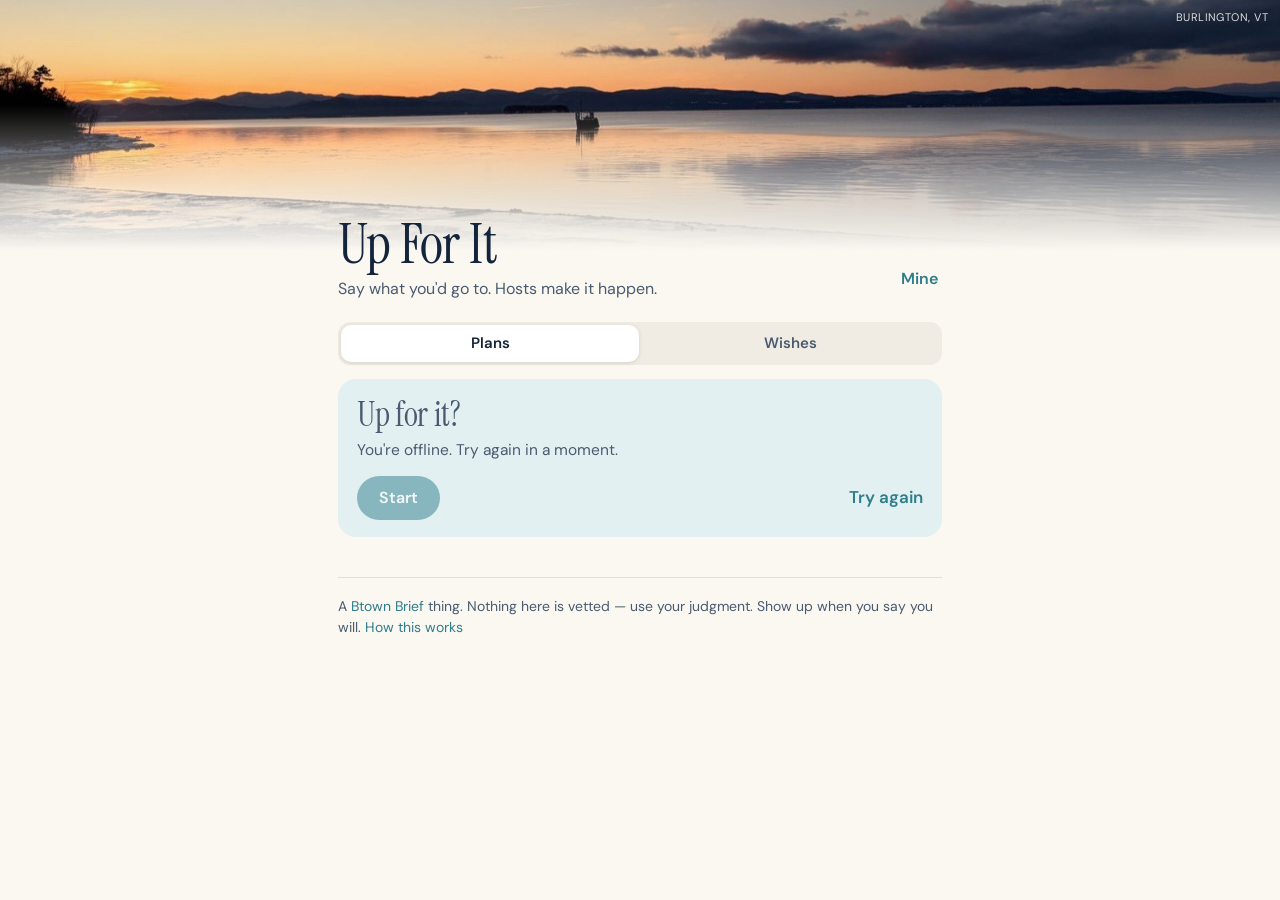
<file: index.html>
<!DOCTYPE html>
<html lang="en">
<head>
  <meta charset="utf-8">
  <meta name="viewport" content="width=device-width, initial-scale=1, viewport-fit=cover">
  <meta name="theme-color" content="#FBF8F2" media="(prefers-color-scheme: light)">
  <meta name="theme-color" content="#0A111C" media="(prefers-color-scheme: dark)">
  <title>Up For It — say what you'd go to in Burlington</title>
  <meta name="description" content="Twelve quick taps on things to do in Burlington, Vermont. Say what you'd actually go to; when enough neighbors agree, a Btown Brief host makes it happen.">

  <link rel="manifest" href="manifest.webmanifest">
  <link rel="icon" href="icon.svg" type="image/svg+xml">
  <link rel="apple-touch-icon" href="assets/icons/apple-touch-icon.png">
  <meta name="apple-mobile-web-app-capable" content="yes">
  <meta name="mobile-web-app-capable" content="yes">
  <meta name="apple-mobile-web-app-status-bar-style" content="default">
  <meta name="apple-mobile-web-app-title" content="Up For It">

  <meta property="og:type" content="website">
  <meta property="og:site_name" content="Btown Brief">
  <meta property="og:title" content="Up For It — Burlington">
  <meta property="og:description" content="Say what you'd go to. Hosts make it happen.">
  <meta name="twitter:card" content="summary">

  <link rel="preconnect" href="https://fonts.googleapis.com">
  <link rel="preconnect" href="https://fonts.gstatic.com" crossorigin>
  <link href="https://fonts.googleapis.com/css2?family=Instrument+Serif&family=DM+Sans:opsz,wght@9..40,400;9..40,500;9..40,600&display=swap" rel="stylesheet">
  <link rel="stylesheet" href="css/tokens.css">
  <link rel="stylesheet" href="css/style.css">
<!-- GoatCounter -->
<script data-goatcounter="https://btown-brief.goatcounter.com/count"
        async src="//gc.zgo.at/count.js"></script>
  <meta property="og:image" content="https://play.btownbrief.com/up-for-it/og-image.png">
  <meta property="og:image:width" content="1200">
  <meta property="og:image:height" content="630">
</head>
<body>
  <div class="mast" id="mast">
    <img id="mast-img" alt="" decoding="async" fetchpriority="high">
    <span class="credit">Burlington, VT</span>
  </div>
  <main class="wrap">
    <header class="top">
      <div>
        <h1>Up For It</h1>
        <p class="sub">Say what you'd go to. Hosts make it happen.</p>
      </div>
      <button class="mine" id="open-mine" type="button">Mine</button>
    </header>

    <div class="seg" role="group" aria-label="View">
      <button type="button" id="tab-plans" aria-pressed="true" data-view="plans">Plans</button>
      <button type="button" id="tab-wishes" aria-pressed="false" data-view="wishes">Wishes</button>
    </div>

    <!-- js/app.js renders the chosen tab in here -->
    <div id="home"></div>
    <p class="status" id="status"></p>
    <p class="sr-only" id="announce" aria-live="polite"></p>

    <footer class="foot-note">
      <p>A <a href="https://www.btownbrief.com" rel="noopener">Btown Brief</a> thing. Nothing here is vetted — use your judgment. Show up when you say you will. <a href="#" id="open-how">How this works</a></p>
    </footer>
  </main>

  <div class="toast" id="toast" role="status" aria-live="polite"></div>

  <!-- Sheets are built by js/app.js inside these dialogs -->
  <dialog class="sheet deck" id="sheet-deck" aria-labelledby="deck-title"><div class="sheet-inner full" id="deck-inner"></div></dialog>
  <dialog class="sheet" id="sheet-in" aria-labelledby="in-title"><div class="sheet-inner" id="in-inner"></div></dialog>
  <dialog class="sheet" id="sheet-suggest" aria-labelledby="suggest-title"><div class="sheet-inner" id="suggest-inner"></div></dialog>
  <dialog class="sheet" id="sheet-mine" aria-labelledby="mine-title"><div class="sheet-inner" id="mine-inner"></div></dialog>
  <dialog class="sheet" id="sheet-how" aria-labelledby="how-title">
    <div class="sheet-inner">
      <div class="grab"></div>
      <div class="sheet-head"><h2 id="how-title">How this works</h2><button class="close" type="button" data-close>Done</button></div>
      <ol class="rules">
        <li>Tap what you'd go to.</li>
        <li>Five "I'd go" and it tips.</li>
        <li>A host from the Btown Brief IRL crew picks it up.</li>
        <li>Say "I'm in" — enough people and it's on.</li>
        <li>You get one email when it's on and one the day before.</li>
      </ol>
      <p class="sheet-foot">This browser is your only identity — no account, no password. Clear it and you start fresh.</p>
    </div>
  </dialog>

  <script type="module" src="js/app.js"></script>
  <script src="https://play.btownbrief.com/ticker.js" defer></script>
</body>
</html>
</file>
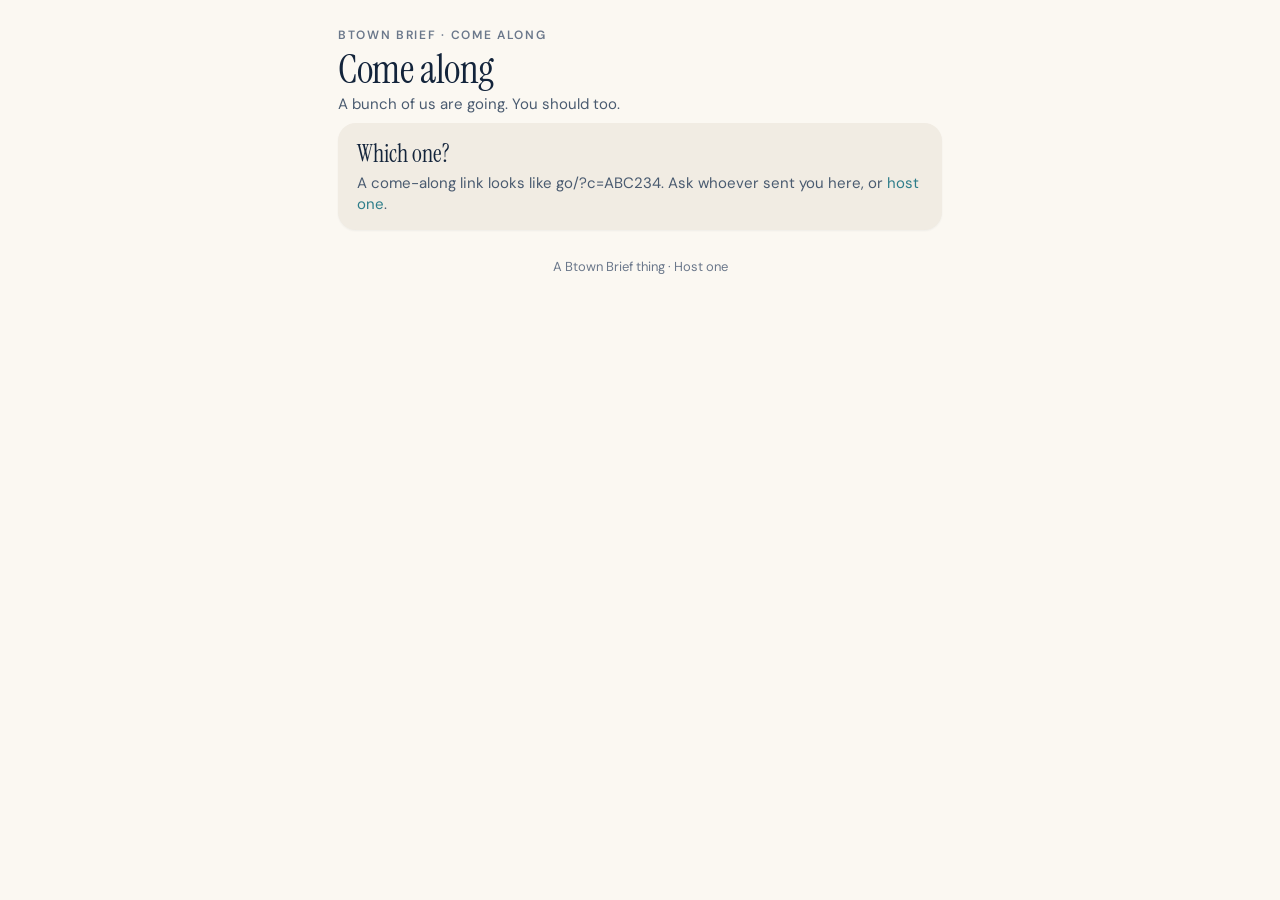
<file: go/index.html>
<!DOCTYPE html>
<html lang="en">
<head>
  <meta charset="utf-8">
  <meta name="viewport" content="width=device-width, initial-scale=1, viewport-fit=cover">
  <meta name="theme-color" content="#FBF8F2" media="(prefers-color-scheme: light)">
  <meta name="theme-color" content="#0A111C" media="(prefers-color-scheme: dark)">
  <title>Come along — Btown Brief</title>
  <meta name="description" content="A bunch of Btown Brief readers are going to this. Here's where to meet, when, and who's coming. Coming alone is normal.">
  <link rel="icon" href="../icon.svg" type="image/svg+xml">
  <meta property="og:type" content="website">
  <meta property="og:site_name" content="Btown Brief">
  <meta property="og:title" content="Come along — Btown Brief">
  <meta property="og:description" content="A group of readers is going. Meet us there; coming alone is normal.">
  <meta property="og:image" content="https://play.btownbrief.com/up-for-it/og-image.png">
  <meta name="twitter:card" content="summary">
  <link rel="preconnect" href="https://fonts.googleapis.com">
  <link rel="preconnect" href="https://fonts.gstatic.com" crossorigin>
  <link href="https://fonts.googleapis.com/css2?family=Instrument+Serif&family=DM+Sans:opsz,wght@9..40,400;9..40,500;9..40,600&display=swap" rel="stylesheet">
  <link rel="stylesheet" href="../css/tokens.css">
  <link rel="stylesheet" href="go.css">
<!-- GoatCounter -->
<script data-goatcounter="https://btown-brief.goatcounter.com/count"
        async src="//gc.zgo.at/count.js"></script>
</head>
<body>
  <main class="wrap">
    <header class="top">
      <div>
        <span class="brand"><a href="../">Btown Brief</a> · Come along</span>
        <h1 id="h1">Come along</h1>
        <p class="sub" id="sub">A bunch of us are going. You should too.</p>
      </div>
    </header>
    <p class="status" id="status" aria-live="polite"></p>
    <!-- js/along-app.js renders the plan in here -->
    <div id="plan"></div>
    <p class="foot">A <a href="https://www.btownbrief.com">Btown Brief</a> thing · <a href="new.html">Host one</a></p>
  </main>
  <div class="toast" id="toast" role="status" aria-live="polite"></div>
  <script type="module" src="../js/along-app.js"></script>
</body>
</html>
</file>
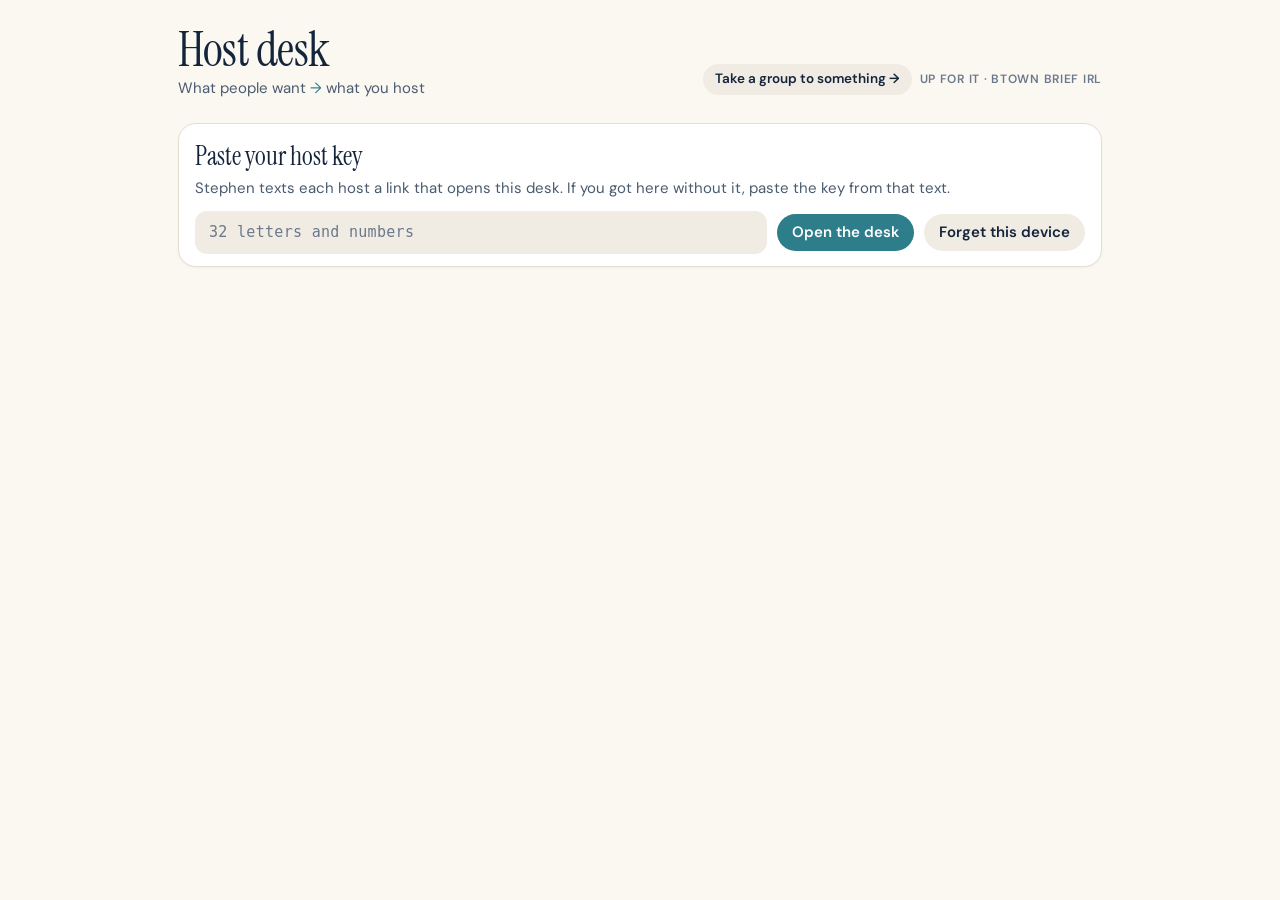
<file: host.html>
<!DOCTYPE html>
<html lang="en">
<head>
  <meta charset="utf-8">
  <meta name="viewport" content="width=device-width, initial-scale=1, viewport-fit=cover">
  <meta name="robots" content="noindex, nofollow">
  <meta name="theme-color" content="#FBF8F2" media="(prefers-color-scheme: light)">
  <meta name="theme-color" content="#0A111C" media="(prefers-color-scheme: dark)">
  <title>Up For It — host desk</title>
  <link rel="icon" href="icon.svg" type="image/svg+xml">
  <link rel="preconnect" href="https://fonts.googleapis.com">
  <link rel="preconnect" href="https://fonts.gstatic.com" crossorigin>
  <link href="https://fonts.googleapis.com/css2?family=Instrument+Serif&family=DM+Sans:opsz,wght@9..40,400;9..40,500;9..40,600&display=swap" rel="stylesheet">
  <link rel="stylesheet" href="css/tokens.css">
  <link rel="stylesheet" href="css/desk.css">
<!-- GoatCounter -->
<script data-goatcounter="https://btown-brief.goatcounter.com/count"
        async src="//gc.zgo.at/count.js"></script>
</head>
<body>
  <main class="wrap">
    <header class="top">
      <div>
        <h1>Host desk</h1>
        <p class="hi" id="hi" hidden></p>
        <p class="sub">What people want <span class="arrow">→</span> what you host</p>
      </div>
      <div class="right">
        <a class="btn small" href="go/new.html">Take a group to something →</a>
        <span class="brand">Up For It · Btown Brief IRL</span>
      </div>
    </header>

    <section class="gate card" id="gate" hidden>
      <h2>Paste your host key</h2>
      <p>Stephen texts each host a link that opens this desk. If you got here without it, paste the key from that text.</p>
      <form id="gate-form">
        <label class="sr-only" for="key">Host key</label>
        <input class="input" id="key" type="text" autocomplete="off" autocapitalize="off" spellcheck="false" placeholder="32 letters and numbers" maxlength="40">
        <button class="btn primary" type="submit">Open the desk</button>
        <button class="btn" type="button" id="forget">Forget this device</button>
        <p class="form-err" id="gate-err" role="alert"></p>
      </form>
    </section>

    <p class="status" id="status" aria-live="polite"></p>

    <div id="desk" hidden>
      <section class="sec" aria-labelledby="h-wants">
        <div class="sec-head"><h2 id="h-wants">What people want</h2></div>
        <p class="stats" id="wants-stats"></p>
        <div class="two-col">
          <div>
            <div class="wants" id="wants"></div>
            <details class="fold" id="cold-fold" hidden>
              <summary id="cold-summary">No taps yet</summary>
              <div class="wants" id="cold"></div>
            </details>
          </div>
          <aside class="heat-wrap sticky" aria-labelledby="h-heat">
            <h3 id="h-heat">When people are free for what</h3>
            <div class="heat-scroll"><table class="heat" id="heat"></table></div>
            <p class="caption">Deeper teal = more of the people who want it are free then.</p>
          </aside>
        </div>
      </section>

      <section class="sec" aria-labelledby="h-plans">
        <div class="sec-head">
          <h2 id="h-plans">My plans</h2>
          <button class="btn" id="float" type="button">Float your own idea</button>
        </div>
        <div id="plans"></div>
        <h3>Others' plans</h3>
        <ul class="one-liners" id="others"></ul>
      </section>

      <footer class="foot-note">
        <p>Hosts see counts and first names, never emails. Emails go out from the app: one when you claim, one when it's on, one the day before, and one if you call it off. Questions → Stephen.</p>
        <h3>Host ground rules</h3>
        <ul class="rules">
          <li>Meet in public places.</li>
          <li>Cap it honestly.</li>
          <li>If you can't make it, cancel here so people get told.</li>
          <li>You are the face of it — show up early.</li>
        </ul>
        <p class="fine">A Btown Brief thing.</p>
      </footer>
    </div>
  </main>

  <!-- claim / float / edit a plan -->
  <dialog class="sheet" id="sheet-plan" aria-labelledby="sheet-plan-title">
    <div class="sheet-inner">
      <div class="grab" aria-hidden="true"></div>
      <div class="sheet-head">
        <h2 id="sheet-plan-title">Claim it</h2>
        <button class="close" type="button" data-close>Close</button>
      </div>
      <p class="sheet-sub" id="sheet-plan-sub"></p>
      <form id="plan-form" novalidate>
        <div class="field" data-field="title">
          <label class="label" for="f-title">Title</label>
          <input class="input" id="f-title" name="title" maxlength="56" autocomplete="off">
          <div class="err"></div>
        </div>
        <div class="field" data-field="category" id="f-category-field" hidden>
          <label class="label" for="f-category">Category</label>
          <select class="input" id="f-category" name="category"></select>
          <div class="err"></div>
        </div>
        <div class="field" data-field="place">
          <label class="label" for="f-place">Place</label>
          <input class="input" id="f-place" name="place" maxlength="80" placeholder="Where exactly people will find you" autocomplete="off">
          <div class="err"></div>
        </div>
        <div class="field" data-field="detail">
          <label class="label" for="f-detail">Details</label>
          <textarea class="input" id="f-detail" name="detail" maxlength="200" placeholder="What to bring, where exactly to meet, what it costs"></textarea>
          <div class="hint"><span id="f-detail-count">0</span>/200</div>
          <div class="err"></div>
        </div>
        <div class="field" data-field="starts_at">
          <label class="label" for="f-starts">Date &amp; time <span class="hint" style="display:inline">(Eastern)</span></label>
          <input class="input" id="f-starts" name="starts_at" type="datetime-local">
          <div class="toggle">
            <div><div class="t-label">Needs a date</div><div class="t-hint">I'll set it once people are in</div></div>
            <button class="switch" type="button" role="switch" aria-checked="false" id="f-nodate" aria-label="Needs a date"></button>
          </div>
          <div class="err"></div>
        </div>
        <div class="two-up">
          <div class="field" data-field="cap">
            <label class="label" for="f-cap">Cap</label>
            <input class="input" id="f-cap" name="cap" type="number" inputmode="numeric" min="2" max="60" value="8">
            <div class="err"></div>
          </div>
          <div class="field" data-field="threshold">
            <label class="label" for="f-threshold">Threshold</label>
            <input class="input" id="f-threshold" name="threshold" type="number" inputmode="numeric" min="2" max="60" value="5">
            <div class="hint">It's on once this many are in</div>
            <div class="err"></div>
          </div>
        </div>
        <div class="field" data-field="meetup_url">
          <label class="label" for="f-meetup">Meetup link <span class="hint" style="display:inline">(optional)</span></label>
          <input class="input" id="f-meetup" name="meetup_url" type="url" inputmode="url" placeholder="https://www.meetup.com/…" autocomplete="off">
          <div class="err"></div>
        </div>
        <p class="form-err" id="plan-err" role="alert"></p>
        <div class="actions">
          <span class="sheet-foot" id="plan-foot"></span>
          <button class="btn primary" type="submit" id="plan-submit">Claim it</button>
        </div>
      </form>
    </div>
  </dialog>

  <div class="toast" id="toast" role="status" aria-live="polite"></div>

  <script type="module">
    import { backend, explain, notify, isDemo, savedHostKey } from './js/net.js';
    import { DEMO_HOST_KEY } from './js/fake-backend.js';
    import {
      WHENS, CATEGORIES, whenLabel, whenShort, categoryLabel, validatePlan, wantsOrder, heat,
      planState, meetupDescription, formatWhen, PLAN_CAP, PLAN_THRESHOLD, LIMITS,
    } from './js/core.js';
    import { h, $, clear, toast, say, inlineConfirm, inlinePrompt, copyText, wireSheet, setFieldErrors, clearErrorsOnInput, plural, toLocalInput } from './js/desk.js';

    const be = backend();
    const demo = isDemo();
    // In demo the key lives only in this tab, so trying the demo never
    // overwrites a real host's saved key on the same phone.
    let memKey = '';
    const keyStore = {
      get: () => (demo ? memKey : savedHostKey.get()),
      set: (k) => { if (demo) memKey = k; else savedHostKey.set(k); },
    };
    const HEX = /^[a-f0-9]{32}$/;
    let KEY = '';
    let me = null;
    let wants = null;   // last uf_host_wants payload
    let plans = null;   // last uf_host_plans payload

    // ----------------------------------------------------------- gate
    // host.html#key=<hex> is what Stephen texts. Read it once, keep it,
    // and take it out of the address bar so it doesn't end up in a
    // screenshot or a shared link.
    (function readFragment() {
      const m = /[#&]key=([a-f0-9]{32})\b/i.exec(location.hash || '');
      if (m) {
        // validated by enter() before it replaces any key this device already has
        window.__ufLinkKey = m[1].toLowerCase();
        history.replaceState(null, '', location.pathname + location.search);
      }
    })();

    function showGate(err) {
      $('gate').hidden = false;
      $('desk').hidden = true;
      $('hi').hidden = true;
      $('gate-err').textContent = err || '';
      if (!$('key').value && demo) $('key').value = DEMO_HOST_KEY;
      say('');
    }
    async function enter(key) {
      key = String(key || '').trim().toLowerCase();
      if (!HEX.test(key)) { showGate('A host key is 32 letters and numbers. Paste the whole thing.'); return; }
      say('Opening…');
      try {
        me = await be.rpc('uf_host_me', { p_key: key });
      } catch (e) {
        if (e.code === 'bad_key') { keyStore.set(''); showGate(explain(e)); return; }
        showGate(''); say(explain(e)); $('status').classList.add('bad'); return;
      }
      KEY = key;
      keyStore.set(key);
      $('gate').hidden = true;
      $('gate-err').textContent = '';
      $('hi').textContent = `Hi ${me.name}`;
      $('hi').hidden = false;
      $('desk').hidden = false;
      await load();
    }
    $('gate-form').addEventListener('submit', (e) => { e.preventDefault(); enter($('key').value); });
    $('forget').addEventListener('click', () => { keyStore.set(''); KEY = ''; $('key').value = ''; showGate('Forgotten. This device no longer has a host key.'); });

    // ----------------------------------------------------------- load
    async function load() {
      say('Loading…');
      $('status').classList.remove('bad');
      try {
        [wants, plans] = await Promise.all([
          be.rpc('uf_host_wants', { p_key: KEY }),
          be.rpc('uf_host_plans', { p_key: KEY }),
        ]);
      } catch (e) {
        say(explain(e)); $('status').classList.add('bad');
        if (e.code === 'bad_key') { keyStore.set(''); showGate(explain(e)); }
        return;
      }
      say('');
      renderWants();
      renderHeat();
      renderPlans();
    }

    // ---------------------------------------------------------- wants
    function statusPill(i) {
      if (i.status === 'exists') return h('span', { class: 'pill exists' }, 'already a thing');
      if (i.status === 'claimed' || i.plan_id) return h('span', { class: 'pill claimed' }, `claimed by ${i.host_name || 'a host'}`);
      if (i.tipped_at) return h('span', { class: 'pill tipped' }, 'tipped · looking for a host');
      return h('span', { class: 'pill open' }, 'not tipped yet');
    }
    function wantRow(i) {
      const meta = [
        `${whenLabel(i.when)} · ${categoryLabel(i.category)}`,
        h('span', { class: 'up' }, `▲ ${i.yes_7d || 0} this week`),
        `${i.top || 0} picked it as a top-3`,
        `${i.emails || 0} want to be told`,
        `${i.maybe || 0} maybe`,
      ];
      const metaEl = h('div', { class: 'meta' });
      meta.forEach((m, k) => { if (k) metaEl.append(' · '); metaEl.append(m); });
      let action;
      if (i.status === 'exists') {
        action = i.exists_url
          ? h('a', { class: 'btn small', href: i.exists_url, target: '_blank', rel: 'noopener' }, 'Already a thing ↗')
          : h('span', { class: 'btn small', 'aria-disabled': 'true' }, 'Already a thing');
      } else if (i.status === 'claimed' || i.plan_id) {
        action = null; // the pill already says who has it; a dead button would just repeat it
      } else {
        action = h('button', { class: `btn small${i.tipped_at ? ' primary' : ''}`, type: 'button', onclick: () => openSheet({ mode: 'claim', idea: i }) }, 'Claim');
      }
      const passes = i.pass || 0;
      return h('article', { class: `want${i.yes ? '' : ' cold'}${i.status === 'claimed' ? ' claimed' : ''}`, title: `${plural(passes, 'pass', 'passes')} · ${plural(i.yes || 0, "I'd go", "I'd gos")} all-time` },
        h('div', { class: 'num' }, String(i.yes || 0), h('small', {}, "I'd go")),
        h('div', { class: 'body' },
          h('div', { class: 'title' }, i.title),
          metaEl,
          h('div', { class: 'row' }, statusPill(i), action)));
    }
    function renderWants() {
      const w = wants;
      const stats = $('wants-stats');
      clear(stats);
      stats.append(h('b', {}, String(w.weigh_in || 0)), ' weighed in this week · ', h('b', {}, String(w.people || 0)), ' people · ', h('b', {}, String(w.emails || 0)), ' left an email');
      const ordered = wantsOrder(w.ideas);
      const warm = ordered.filter((i) => (i.yes || 0) > 0);
      const cold = ordered.filter((i) => !(i.yes || 0));
      const list = clear($('wants'));
      if (!warm.length) list.append(h('p', { class: 'empty' }, 'Nobody has tapped "I\'d go" on anything yet. Send people to the deck.'));
      for (const i of warm) list.append(wantRow(i));
      const fold = $('cold-fold');
      fold.hidden = !cold.length;
      $('cold-summary').textContent = `No taps yet (${cold.length})`;
      const coldList = clear($('cold'));
      for (const i of cold) coldList.append(wantRow(i));
    }
    function renderHeat() {
      const top = [...(wants.ideas || [])].filter((i) => (i.yes || 0) > 0).sort((a, b) => (b.yes || 0) - (a.yes || 0)).slice(0, 8);
      const table = clear($('heat'));
      if (!top.length) { table.append(h('caption', { class: 'empty' }, 'Shows up once people tap.')); return; }
      table.append(h('thead', {}, h('tr', {}, h('th', { class: 'idea', scope: 'col' }, ''), WHENS.map((w) => h('th', { scope: 'col' }, whenShort(w.id))))));
      const body = h('tbody');
      for (const i of top) {
        const cells = WHENS.map((w) => (i.whens && i.whens[w.id]) || 0);
        const max = Math.max(...cells);
        body.append(h('tr', {},
          h('th', { class: 'idea', scope: 'row', title: i.title }, i.title, ' ', h('small', {}, `(${i.yes})`)),
          cells.map((n, k) => h('td', { class: `h${heat(n, max)}`, title: `${n} of the ${i.yes} who'd go are free ${whenLabel(WHENS[k].id).toLowerCase()}` }, String(n)))));
      }
      table.append(body);
    }

    // ---------------------------------------------------------- sheet
    const sheet = wireSheet($('sheet-plan'));
    const form = $('plan-form');
    clearErrorsOnInput(form);
    const f = (name) => form.elements[name];
    let sheetCtx = null; // { mode: 'claim'|'float'|'edit', idea?, plan? }
    for (const c of CATEGORIES) $('f-category').append(h('option', { value: c.id }, c.label));
    $('f-detail').addEventListener('input', () => { $('f-detail-count').textContent = String($('f-detail').value.length); });
    const noDate = $('f-nodate');
    function setNoDate(on) {
      noDate.setAttribute('aria-checked', on ? 'true' : 'false');
      // the date field stays live either way: typing a date flips the switch back off
      if (on) $('f-starts').value = '';
    }
    noDate.addEventListener('click', () => setNoDate(noDate.getAttribute('aria-checked') !== 'true'));
    $('f-starts').addEventListener('input', () => { if ($('f-starts').value) setNoDate(false); });

    function openSheet(ctx) {
      sheetCtx = ctx;
      const { mode, idea, plan } = ctx;
      form.reset();
      setFieldErrors(form, {});
      $('plan-err').textContent = '';
      $('f-category-field').hidden = mode === 'claim' || (mode === 'edit' && plan && plan.idea_id);
      if (mode === 'claim') {
        $('sheet-plan-title').textContent = 'Claim it';
        $('sheet-plan-sub').textContent = `${idea.yes || 0} said they'd go. ${idea.emails || 0} of them asked to be told when a host picks it up.`;
        f('title').value = idea.title;
        f('category').value = idea.category;
        f('cap').value = PLAN_CAP; f('threshold').value = PLAN_THRESHOLD;
        setNoDate(false);
        $('plan-submit').textContent = 'Claim it';
        $('plan-foot').textContent = 'People who asked get one email when you claim.';
      } else if (mode === 'float') {
        $('sheet-plan-title').textContent = 'Float your own idea';
        $('sheet-plan-sub').textContent = 'Something you want to host that nobody has tapped for yet. It shows on the board like any plan.';
        f('category').value = 'social';
        f('cap').value = PLAN_CAP; f('threshold').value = PLAN_THRESHOLD;
        setNoDate(false);
        $('plan-submit').textContent = 'Put it up';
        $('plan-foot').textContent = '';
      } else {
        $('sheet-plan-title').textContent = plan.starts_at ? 'Edit the plan' : 'Set a date';
        $('sheet-plan-sub').textContent = plan.status === 'tipping' && !plan.starts_at
          ? `${plan.in_count || 0} in so far. Once it has a date and ${plan.threshold} are in, it's on.`
          : '';
        f('title').value = plan.title; f('place').value = plan.place; f('detail').value = plan.detail || '';
        f('category').value = plan.category || 'social';
        f('cap').value = plan.cap; f('threshold').value = plan.threshold; f('meetup_url').value = plan.meetup_url || '';
        f('starts_at').value = toLocalInput(plan.starts_at);
        setNoDate(!plan.starts_at);
        $('plan-submit').textContent = 'Save';
        $('plan-foot').textContent = '';
      }
      $('f-detail-count').textContent = String(f('detail').value.length);
      sheet.showModal();
      setTimeout(() => (mode === 'edit' && !plan.starts_at ? $('f-starts') : f('title')).focus(), 50);
    }
    $('float').addEventListener('click', () => openSheet({ mode: 'float' }));

    form.addEventListener('submit', async (e) => {
      e.preventDefault();
      const { mode, idea, plan } = sheetCtx;
      const needsDate = noDate.getAttribute('aria-checked') === 'true';
      const input = {
        idea_id: mode === 'claim' ? idea.id : (mode === 'edit' ? plan.idea_id : null),
        title: f('title').value, place: f('place').value, detail: f('detail').value,
        category: f('category').value,
        starts_at: needsDate ? null : (f('starts_at').value || null),
        cap: Number.parseInt(f('cap').value, 10), threshold: Number.parseInt(f('threshold').value, 10),
        meetup_url: f('meetup_url').value,
      };
      const v = validatePlan(input);
      if (setFieldErrors(form, v.errors)) return;
      $('plan-submit').disabled = true;
      $('plan-err').textContent = '';
      try {
        if (mode === 'edit') {
          const patch = { ...v.value }; delete patch.idea_id;
          const out = await be.rpc('uf_host_update', { p_key: KEY, p_plan: plan.id, p_patch: patch });
          sheet.close();
          if (out && out.on) { notify('on', plan.id); toast("It's on — everyone who's in gets an email"); }
          else toast('Saved.');
        } else {
          const out = await be.rpc('uf_host_claim', { p_key: KEY, p_plan: v.value });
          sheet.close();
          if (v.value.idea_id) {
            notify('claimed', out.id);
            const n = idea.emails || 0;
            toast(n ? `Claimed. The ${plural(n, 'person', 'people')} who asked to be told will get one email.` : "Claimed. It's on the board now.");
          } else toast("It's up. People can say I'm in.");
        }
        await load();
      } catch (err) {
        $('plan-err').textContent = explain(err);
      } finally { $('plan-submit').disabled = false; }
    });

    // ---------------------------------------------------------- plans
    const act = async (plan, action, payload, after) => {
      try {
        await be.rpc('uf_host_action', { p_key: KEY, p_plan: plan.id, p_action: action, p_payload: payload || {} });
        if (action === 'on') notify('on', plan.id);
        if (action === 'cancel') notify('cancelled', plan.id);
        if (after) toast(after);
        await load();
      } catch (e) { toast(explain(e)); }
    };
    function planCard(p, nowMs) {
      const st = planState(p, nowMs);
      const metaParts = [p.starts_at ? formatWhen(p.starts_at) : 'Needs a date', p.place, `cap ${p.cap}`, `threshold ${p.threshold}`];
      const meta = h('div', { class: 'meta' }, metaParts.join(' · '));
      if (p.meetup_url) meta.append(' · ', h('a', { href: p.meetup_url, target: '_blank', rel: 'noopener' }, 'Meetup ↗'));
      const people = h('div', { class: 'people' });
      const ppl = p.people || [];
      if (!ppl.length) people.append(h('span', { class: 'chip none' }, 'Nobody in yet'));
      for (const who of ppl) people.append(h('span', { class: `chip${who.status === 'wait' ? ' wait' : ''}` }, who.status === 'wait' ? `${who.name} · waiting` : who.name));
      const slot = h('div', { class: 'inline-slot', hidden: true });
      const actions = h('div', { class: 'row-actions' });
      const small = (label, cls, onclick) => h('button', { class: `btn small ${cls || ''}`.trim(), type: 'button', onclick }, label);
      const live = p.status === 'tipping' || p.status === 'on';
      if (p.status === 'tipping') {
        actions.append(small(p.starts_at ? 'Edit' : 'Set date', p.starts_at ? '' : 'primary', () => openSheet({ mode: 'edit', plan: p })));
        if (p.starts_at) actions.append(small('Make it official', 'primary', () => inlineConfirm(slot, {
          text: `Make it official with ${p.in_count || 0} in? Everyone who's in gets an email.`, yes: "Yes, it's on", no: 'Not yet', danger: false,
          onYes: () => act(p, 'on', {}, "It's on — everyone who's in gets an email"),
        })));
      } else if (p.status === 'on') {
        actions.append(small('Edit', '', () => openSheet({ mode: 'edit', plan: p })));
      }
      if (live) {
        actions.append(small('Copy Meetup description', '', async () => {
          const ok = await copyText(meetupDescription({ ...p, host_name: p.host_name || (me && me.name) }));
          if (ok) { toast('Copied. Paste it into the Meetup event.'); return; }
          // no clipboard here (older phone, or not https): show it selected so a long-press copies it
          clear(slot); slot.hidden = false;
          const ta = h('textarea', { class: 'input', readonly: true, rows: 9, 'aria-label': 'Meetup description' }, meetupDescription({ ...p, host_name: p.host_name || (me && me.name) }));
          slot.append(ta, h('div', { class: 'row-actions' }, h('button', { class: 'btn small', type: 'button', onclick: () => { clear(slot); slot.hidden = true; } }, 'Done')));
          ta.focus(); ta.select();
        }));
        actions.append(small(p.meetup_url ? 'Change Meetup link' : 'Link Meetup event', '', () => inlinePrompt(slot, {
          label: 'Meetup event link', type: 'url', placeholder: 'https://www.meetup.com/…', value: p.meetup_url || '', inputmode: 'url',
          parse: (v) => (/^https:\/\/\S+$/i.test(v.trim()) ? v.trim() : undefined), bad: 'Paste the full https:// link.',
          onSave: async (url) => { await be.rpc('uf_host_update', { p_key: KEY, p_plan: p.id, p_patch: { meetup_url: url } }); toast('Linked.'); await load(); },
        })));
      }
      if (p.status === 'on' || p.status === 'done') {
        actions.append(small(p.status === 'done' ? 'Fix how many came' : 'Happened', p.status === 'on' ? 'primary' : '', () => inlinePrompt(slot, {
          label: 'How many came?', type: 'number', min: 0, max: 500, inputmode: 'numeric', value: p.showed != null ? String(p.showed) : '',
          parse: (v) => { const n = Number.parseInt(v, 10); return Number.isInteger(n) && n >= 0 && n <= 500 ? n : undefined; }, bad: 'A whole number, 0 to 500.',
          onSave: (n) => act(p, 'done', { showed: n }, `Marked as happened · ${n} came`),
        })));
      }
      if (live) {
        actions.append(h('span', { class: 'sp' }));
        if (p.status === 'tipping' && !ppl.length) actions.append(small('Release', 'quiet', () => inlineConfirm(slot, {
          text: 'Release it? The idea goes back on the board for another host.', yes: 'Release', danger: false,
          onYes: () => act(p, 'release', {}, 'Released.'),
        })));
        actions.append(small('Call it off', 'danger', () => inlineConfirm(slot, {
          text: ppl.length ? `Call it off? The ${plural(ppl.length, 'person', 'people')} who are in get one email saying so.` : 'Call it off?', yes: 'Yes, call it off',
          onYes: () => act(p, 'cancel', {}, 'Called off.'),
        })));
      }
      return h('article', { class: `card plan state-${st.state}${live ? '' : ' off'}` },
        h('div', { class: 'p-head' }, h('h3', { class: 'p-title' }, p.title)),
        h('div', { class: 'p-line' }, st.line),
        meta,
        people,
        actions.childNodes.length ? actions : null,
        slot);
    }

    function renderPlans() {
      const nowMs = Date.now();
      const root = clear($('plans'));
      const mine = plans.mine || [];
      const groups = [
        ['Tipping', mine.filter((p) => p.status === 'tipping'), false],
        ['On', mine.filter((p) => p.status === 'on'), false],
        ['Done', mine.filter((p) => p.status === 'done'), true],
        ['Cancelled', mine.filter((p) => p.status === 'cancelled'), true],
      ];
      if (!mine.length) root.append(h('p', { class: 'empty' }, 'Nothing yet. Claim an idea above, or float your own.'));
      for (const [label, list, fold] of groups) {
        if (!list.length) continue;
        const cards = h('div', { class: 'list' }, list.map((p) => planCard(p, nowMs)));
        if (fold) root.append(h('details', { class: 'fold' }, h('summary', {}, `${label} (${list.length})`), cards));
        else root.append(h('h3', {}, `${label} (${list.length})`), cards);
      }
      const others = clear($('others'));
      const ol = [...(plans.others || [])].sort((a, b) => (a.starts_at ? Date.parse(a.starts_at) : Infinity) - (b.starts_at ? Date.parse(b.starts_at) : Infinity));
      if (!ol.length) others.append(h('li', {}, 'No other hosts have a plan up right now.'));
      for (const p of ol) others.append(h('li', {},
        h('span', { class: 'when' }, p.starts_at ? formatWhen(p.starts_at) : 'Needs a date'), ' · ',
        h('b', {}, p.title), ` · ${p.host_name || 'a host'} · ${p.in_count || 0} in${p.status === 'on' ? " · it's on" : ''}`));
    }

    // ----------------------------------------------------------- boot
    (async () => {
      const k = keyStore.get();
      const linked = window.__ufLinkKey;
      if (linked) {
        try { await be.rpc('uf_host_me', { p_key: linked }); await enter(linked); return; }
        catch { /* a bad link never evicts a good saved key */ }
      }
      if (HEX.test(k || '')) await enter(k);
      else showGate('');
    })();
  </script>
</body>
</html>
</file>
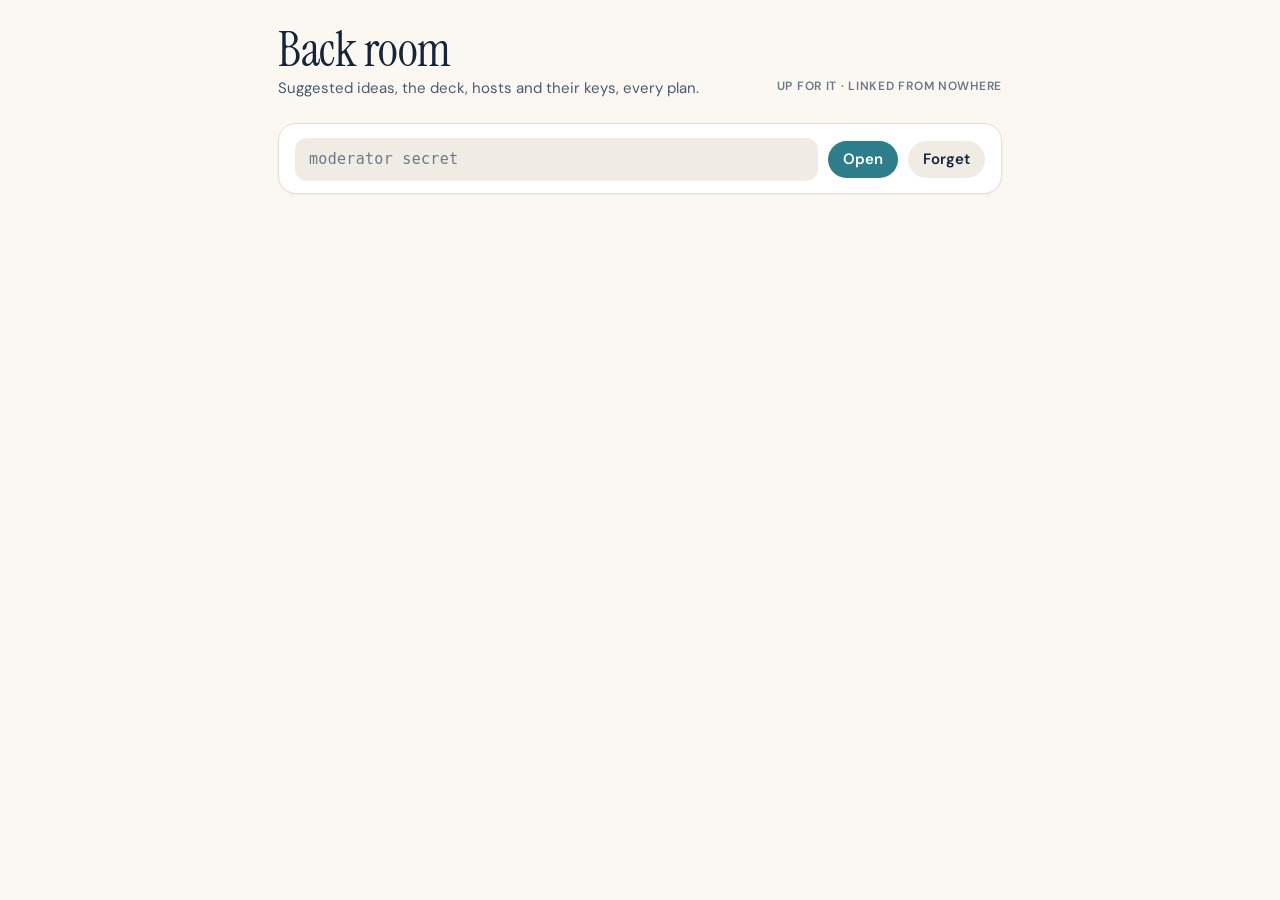
<file: mod.html>
<!DOCTYPE html>
<html lang="en">
<head>
  <meta charset="utf-8">
  <meta name="viewport" content="width=device-width, initial-scale=1, viewport-fit=cover">
  <meta name="robots" content="noindex, nofollow">
  <meta name="theme-color" content="#FBF8F2" media="(prefers-color-scheme: light)">
  <meta name="theme-color" content="#0A111C" media="(prefers-color-scheme: dark)">
  <title>Up For It — back room</title>
  <link rel="icon" href="icon.svg" type="image/svg+xml">
  <link rel="preconnect" href="https://fonts.googleapis.com">
  <link rel="preconnect" href="https://fonts.gstatic.com" crossorigin>
  <link href="https://fonts.googleapis.com/css2?family=Instrument+Serif&family=DM+Sans:opsz,wght@9..40,400;9..40,500;9..40,600&display=swap" rel="stylesheet">
  <link rel="stylesheet" href="css/tokens.css">
  <link rel="stylesheet" href="css/desk.css">
<!-- GoatCounter -->
<script data-goatcounter="https://btown-brief.goatcounter.com/count"
        async src="//gc.zgo.at/count.js"></script>
</head>
<body>
  <main class="wrap narrow">
    <header class="top">
      <div>
        <h1>Back room</h1>
        <p class="sub">Suggested ideas, the deck, hosts and their keys, every plan.</p>
      </div>
      <div class="right"><span class="brand">Up For It · linked from nowhere</span></div>
    </header>

    <form class="gate card" id="gate">
      <label class="sr-only" for="secret">Moderator secret</label>
      <input class="input" type="password" id="secret" autocomplete="current-password" placeholder="moderator secret">
      <button class="btn primary" type="submit">Open</button>
      <button class="btn" type="button" id="forget">Forget</button>
    </form>
    <p class="status" id="status" aria-live="polite"></p>

    <div id="room" hidden>
      <p class="stats" id="stats"></p>

      <section class="sec" aria-labelledby="h-pending">
        <div class="sec-head"><h2 id="h-pending">Suggested ideas</h2><span class="status" id="pending-n"></span></div>
        <div class="list" id="pending"></div>
      </section>

      <section class="sec" aria-labelledby="h-ideas">
        <div class="sec-head"><h2 id="h-ideas">Ideas</h2><button class="btn small" type="button" id="add-idea">Add an idea</button></div>
        <div id="ideas"></div>
      </section>

      <section class="sec" aria-labelledby="h-hosts">
        <div class="sec-head"><h2 id="h-hosts">Hosts</h2></div>
        <form class="addrow" id="add-host">
          <label class="sr-only" for="host-name">Host first name</label>
          <input class="input small" id="host-name" placeholder="First name" maxlength="32" autocomplete="off">
          <label class="sr-only" for="host-email">Host email</label>
          <input class="input small" id="host-email" type="email" placeholder="email (for you, not shown)" autocomplete="off">
          <button class="btn small primary" type="submit">Add host</button>
        </form>
        <div id="newkey"></div>
        <div id="hosts"></div>
      </section>

      <section class="sec" aria-labelledby="h-plans">
        <div class="sec-head"><h2 id="h-plans">Plans</h2></div>
        <div id="plans"></div>
      </section>

      <footer class="foot-note">
        <p>Approve turns a suggestion live in the deck. "Already a thing" takes it out of the deck and points people at the link. Archive hides; Delete is for good. Host keys are shown once — text the link, and Rekey if it's lost.</p>
        <p class="fine">A Btown Brief thing.</p>
      </footer>
    </div>
  </main>

  <!-- add / edit an idea -->
  <dialog class="sheet" id="sheet-idea" aria-labelledby="sheet-idea-title">
    <div class="sheet-inner">
      <div class="grab" aria-hidden="true"></div>
      <div class="sheet-head">
        <h2 id="sheet-idea-title">Edit the idea</h2>
        <button class="close" type="button" data-close>Close</button>
      </div>
      <p class="sheet-sub" id="sheet-idea-sub"></p>
      <form id="idea-form" novalidate>
        <div class="field" data-field="title">
          <label class="label" for="i-title">Title</label>
          <input class="input" id="i-title" name="title" maxlength="56" autocomplete="off" placeholder="Activity + rough when + place-type">
          <div class="hint"><span id="i-title-count">0</span>/56</div>
          <div class="err"></div>
        </div>
        <div class="field" data-field="blurb">
          <label class="label" for="i-blurb">Blurb</label>
          <textarea class="input" id="i-blurb" name="blurb" maxlength="120" placeholder="One or two lines; real places only"></textarea>
          <div class="hint"><span id="i-blurb-count">0</span>/120</div>
          <div class="err"></div>
        </div>
        <div class="two-up">
          <div class="field" data-field="when">
            <label class="label" for="i-when">When</label>
            <select class="input" id="i-when" name="when"></select>
            <div class="err"></div>
          </div>
          <div class="field" data-field="category">
            <label class="label" for="i-category">Category</label>
            <select class="input" id="i-category" name="category"></select>
            <div class="err"></div>
          </div>
        </div>
        <div class="field" data-field="months">
          <span class="label" id="i-months-label">Months</span>
          <div class="opts" id="i-months" role="group" aria-labelledby="i-months-label"></div>
          <div class="hint">None selected = year-round.</div>
        </div>
        <p class="form-err" id="idea-err" role="alert"></p>
        <div class="actions">
          <span class="sheet-foot" id="idea-foot"></span>
          <button class="btn primary" type="submit" id="idea-submit">Save</button>
        </div>
      </form>
    </div>
  </dialog>

  <div class="toast" id="toast" role="status" aria-live="polite"></div>

  <script type="module">
    import { backend, explain, isDemo, notify, DEMO_MOD_SECRET } from './js/net.js';
    import { WHEN_HINTS, CATEGORIES, whenLabel, categoryLabel, timeAgo, formatWhen, cleanText, LIMITS } from './js/core.js';
    import { h, $, clear, toast, say, inlineConfirm, copyText, wireSheet, setFieldErrors, clearErrorsOnInput, plural } from './js/desk.js';

    const be = backend();
    const KEY = 'uf-mod'; // sessionStorage only: survives a reload of this tab, nothing else
    const HOST_URL = 'https://play.btownbrief.com/up-for-it/host.html#key=';
    const secret = () => $('secret').value.trim();
    let q = null;

    async function act(fn, args, then) {
      try {
        const out = await be.rpc(fn, { p_secret: secret(), ...args });
        await load();
        if (then) toast(then);
        return out;
      } catch (e) { toast(explain(e)); throw e; }
    }

    async function load() {
      const s = secret();
      if (!s) { say('Enter the moderator secret.'); return; }
      try { sessionStorage.setItem(KEY, s); } catch { /* fine */ }
      say('Looking…');
      try { q = await be.rpc('uf_mod_queue', { p_secret: s }); }
      catch (e) { say(explain(e)); $('room').hidden = true; return; }
      say('');
      $('room').hidden = false;
      const now = Date.now();
      const st = q.stats || {};
      const stats = clear($('stats'));
      stats.append(h('b', {}, String(st.people || 0)), ' people · ', h('b', {}, String(st.emails || 0)), ' emails · ',
        h('b', {}, String(st.taps || 0)), ' taps · ', h('b', {}, String(st.weigh_in || 0)), ' weighed in this week · ',
        h('b', {}, String((q.pending || []).length)), ' waiting');
      renderPending(now);
      renderIdeas();
      renderHosts(now);
      renderPlans(now);
    }

    // ---------------------------------------------------------- pending
    function renderPending(now) {
      const list = clear($('pending'));
      const pend = q.pending || [];
      $('pending-n').textContent = pend.length ? `${pend.length} waiting` : '';
      if (!pend.length) { list.append(h('p', { class: 'empty' }, 'Nothing waiting.')); return; }
      for (const i of pend) {
        const slot = h('div', { class: 'inline-slot', hidden: true });
        list.append(h('article', { class: 'card' },
          h('div', { class: 't' }, i.title, h('span', { class: 'pill pending' }, 'pending')),
          i.blurb ? h('div', { class: 'b' }, i.blurb) : null,
          h('div', { class: 'm' }, `${whenLabel(i.when)} · ${categoryLabel(i.category)} · ${timeAgo(i.created_at, now)} · ${i.origin || 'reader'}`),
          h('div', { class: 'row-actions' },
            h('button', { class: 'btn small primary', type: 'button', onclick: () => act('uf_mod_idea', { p_idea: i.id, p_action: 'approve' }, 'Approved — it is in the deck now.') }, 'Approve'),
            h('button', { class: 'btn small', type: 'button', onclick: () => openIdeaSheet({ mode: 'approve', idea: i }) }, 'Edit, then approve'),
            h('button', { class: 'btn small danger', type: 'button', onclick: () => inlineConfirm(slot, { text: 'Reject it? It disappears in 30 days.', yes: 'Reject', onYes: () => act('uf_mod_idea', { p_idea: i.id, p_action: 'reject' }, 'Rejected.') }) }, 'Reject')),
          slot));
      }
    }

    // ------------------------------------------------------------ ideas
    const statusPill = (i) => {
      const cls = { live: i.tipped_at ? 'tipped' : 'open', claimed: 'claimed', exists: 'exists', archived: 'archived' }[i.status] || '';
      const label = i.status === 'live' ? (i.tipped_at ? 'tipped' : 'live') : i.status === 'claimed' ? `claimed · ${i.host_name || 'a host'}` : i.status;
      return h('span', { class: `pill ${cls}` }, label);
    };
    function renderIdeas() {
      const root = clear($('ideas'));
      const ideas = q.ideas || [];
      if (!ideas.length) { root.append(h('p', { class: 'empty' }, 'No ideas yet. Add one, or paste the seed SQL.')); return; }
      const rank = { claimed: 0, live: 1, exists: 2, archived: 3 };
      const sorted = [...ideas].sort((a, b) => (rank[a.status] ?? 9) - (rank[b.status] ?? 9) || (b.yes || 0) - (a.yes || 0) || Date.parse(b.created_at) - Date.parse(a.created_at));
      const live = sorted.filter((i) => i.status !== 'archived');
      const arch = sorted.filter((i) => i.status === 'archived');
      const block = (list) => h('div', {}, list.map(ideaRow));
      root.append(block(live));
      if (arch.length) root.append(h('details', { class: 'fold' }, h('summary', {}, `Archived (${arch.length})`), block(arch)));
    }
    function ideaRow(i) {
      const slot = h('div', { class: 'inline-slot', hidden: true });
      const meta = [`${whenLabel(i.when)} · ${categoryLabel(i.category)}`, i.months && i.months.length ? `months ${i.months.join(',')}` : 'year-round', i.origin || '', i.source || ''].filter(Boolean).join(' · ');
      const actions = [
        h('button', { class: 'btn small', type: 'button', onclick: () => openIdeaSheet({ mode: 'edit', idea: i }) }, 'Edit'),
      ];
      if (i.status !== 'exists') actions.push(h('button', { class: 'btn small', type: 'button', onclick: () => existsPrompt(slot, i) }, 'Already a thing…'));
      if (i.status === 'archived') actions.push(h('button', { class: 'btn small', type: 'button', onclick: () => act('uf_mod_idea', { p_idea: i.id, p_action: 'restore' }, 'Back in the deck.') }, 'Restore'));
      else if (i.status !== 'claimed') actions.push(h('button', { class: 'btn small', type: 'button', onclick: () => act('uf_mod_idea', { p_idea: i.id, p_action: 'archive' }, 'Archived.') }, 'Archive'));
      actions.push(h('span', { class: 'sp' }));
      actions.push(h('button', { class: 'btn small danger', type: 'button', onclick: () => inlineConfirm(slot, { text: 'Delete for good? Its taps go too.', yes: 'Delete', onYes: () => act('uf_mod_idea', { p_idea: i.id, p_action: 'delete' }, 'Deleted.') }) }, 'Delete'));
      return h('div', { class: `mrow${i.status === 'archived' ? ' off' : ''}` },
        h('div', {},
          h('div', { class: 't' }, i.title, statusPill(i)),
          i.blurb ? h('div', { class: 'b' }, i.blurb) : null,
          h('div', { class: 'm' }, meta),
          i.status === 'exists' && i.exists_url ? h('div', { class: 'm' }, h('a', { href: i.exists_url, target: '_blank', rel: 'noopener' }, i.exists_note || 'Already a thing ↗')) : null),
        h('div', { class: 'n', title: `${i.yes || 0} I'd go · ${i.maybe || 0} maybe` }, String(i.yes || 0), h('small', {}, `${i.maybe || 0} maybe`)),
        h('div', { class: 'row-actions' }, actions),
        slot);
    }
    function existsPrompt(slot, i) {
      clear(slot); slot.hidden = false;
      const url = h('input', { class: 'input small', type: 'url', placeholder: 'https://… where it already happens', 'aria-label': 'Link' });
      const note = h('input', { class: 'input small', placeholder: 'Short note, e.g. "Pinball Co-op runs this monthly"', maxlength: 80, 'aria-label': 'Note' });
      const err = h('span', { class: 'err', role: 'alert' });
      const go = async () => {
        if (!/^https:\/\/\S+$/i.test(url.value.trim())) { err.textContent = 'Paste the full https:// link.'; url.focus(); return; }
        await act('uf_mod_idea', { p_idea: i.id, p_action: 'exists', p_patch: { url: url.value.trim(), note: note.value } }, 'Marked as already a thing.');
      };
      slot.append(h('div', { class: 'inline-ask' },
        h('span', { class: 'ask-text' }, 'Already a thing:'), url, note,
        h('button', { class: 'btn small primary', type: 'button', onclick: go }, 'Save'),
        h('button', { class: 'btn small', type: 'button', onclick: () => { clear(slot); slot.hidden = true; } }, 'Never mind'), err));
      url.focus();
    }

    // ------------------------------------------------------- idea sheet
    const sheet = wireSheet($('sheet-idea'));
    const form = $('idea-form');
    clearErrorsOnInput(form);
    const f = (n) => form.elements[n];
    let sheetCtx = null;
    for (const w of WHEN_HINTS) $('i-when').append(h('option', { value: w.id }, w.label));
    for (const c of CATEGORIES) $('i-category').append(h('option', { value: c.id }, c.label));
    const MONTHS = ['Jan', 'Feb', 'Mar', 'Apr', 'May', 'Jun', 'Jul', 'Aug', 'Sep', 'Oct', 'Nov', 'Dec'];
    const monthBtns = MONTHS.map((m, k) => h('button', { class: 'opt', type: 'button', 'aria-pressed': 'false', dataset: { m: String(k + 1) }, onclick: (e) => {
      const b = e.currentTarget; b.setAttribute('aria-pressed', b.getAttribute('aria-pressed') === 'true' ? 'false' : 'true');
    } }, m));
    $('i-months').append(...monthBtns);
    const setMonths = (arr) => monthBtns.forEach((b) => b.setAttribute('aria-pressed', (arr || []).includes(Number(b.dataset.m)) ? 'true' : 'false'));
    const getMonths = () => monthBtns.filter((b) => b.getAttribute('aria-pressed') === 'true').map((b) => Number(b.dataset.m));
    const count = (inp, out) => { $(out).textContent = String($(inp).value.length); };
    $('i-title').addEventListener('input', () => count('i-title', 'i-title-count'));
    $('i-blurb').addEventListener('input', () => count('i-blurb', 'i-blurb-count'));

    function openIdeaSheet(ctx) {
      sheetCtx = ctx;
      const { mode, idea } = ctx;
      form.reset(); setFieldErrors(form, {}); $('idea-err').textContent = '';
      if (mode === 'add') {
        $('sheet-idea-title').textContent = 'Add an idea';
        $('sheet-idea-sub').textContent = 'Goes straight into the deck as live.';
        f('when').value = 'any'; f('category').value = 'social'; setMonths([]);
        $('idea-submit').textContent = 'Add it';
      } else {
        $('sheet-idea-title').textContent = mode === 'approve' ? 'Edit, then approve' : 'Edit the idea';
        $('sheet-idea-sub').textContent = mode === 'approve' ? 'Tidy it into a hostable unit (activity + rough when + place-type), then it goes live.' : '';
        f('title').value = idea.title || ''; f('blurb').value = idea.blurb || '';
        f('when').value = idea.when || 'any'; f('category').value = idea.category || 'social'; setMonths(idea.months || []);
        $('idea-submit').textContent = mode === 'approve' ? 'Save and approve' : 'Save';
      }
      count('i-title', 'i-title-count'); count('i-blurb', 'i-blurb-count');
      sheet.showModal();
      setTimeout(() => f('title').focus(), 50);
    }
    $('add-idea').addEventListener('click', () => openIdeaSheet({ mode: 'add' }));
    form.addEventListener('submit', async (e) => {
      e.preventDefault();
      const { mode, idea } = sheetCtx;
      const patch = { title: cleanText(f('title').value, LIMITS.title), blurb: cleanText(f('blurb').value, LIMITS.blurb), when: f('when').value, category: f('category').value, months: getMonths() };
      const errors = {};
      if (patch.title.length < 4) errors.title = 'A title people will recognize (4+ letters).';
      if (setFieldErrors(form, errors)) return;
      $('idea-submit').disabled = true;
      try {
        if (mode === 'add') await be.rpc('uf_mod_idea', { p_secret: secret(), p_idea: null, p_action: 'add', p_patch: patch });
        else {
          await be.rpc('uf_mod_idea', { p_secret: secret(), p_idea: idea.id, p_action: 'edit', p_patch: patch });
          if (mode === 'approve') await be.rpc('uf_mod_idea', { p_secret: secret(), p_idea: idea.id, p_action: 'approve' });
        }
        sheet.close();
        toast(mode === 'add' ? 'Added to the deck.' : mode === 'approve' ? 'Saved and approved — it is in the deck now.' : 'Saved.');
        await load();
      } catch (err) { $('idea-err').textContent = explain(err); }
      finally { $('idea-submit').disabled = false; }
    });

    // ------------------------------------------------------------ hosts
    function keyBox(name, key) {
      const link = HOST_URL + key;
      const box = h('div', { class: 'keybox', role: 'region', 'aria-label': `Host key for ${name}` },
        h('div', {}, h('b', {}, `${name}'s key`)),
        h('div', { class: 'k' }, key),
        h('div', { class: 'link' }, link),
        h('div', { class: 'row-actions' },
          h('button', { class: 'btn small primary', type: 'button', onclick: async () => toast((await copyText(link)) ? 'Link copied. Text it to them.' : "Couldn't copy — select the link and copy it by hand.") }, 'Copy link'),
          h('button', { class: 'btn small', type: 'button', onclick: async () => toast((await copyText(key)) ? 'Key copied.' : "Couldn't copy — select the key and copy it by hand.") }, 'Copy key only'),
          h('span', { class: 'sp' }),
          h('button', { class: 'btn small quiet', type: 'button', onclick: () => box.remove() }, 'Done, I sent it')),
        h('div', { class: 'warn' }, "This is the only time you'll see it. Text it to them; if it's lost, Rekey."));
      return box;
    }
    $('add-host').addEventListener('submit', async (e) => {
      e.preventDefault();
      const name = cleanText($('host-name').value, LIMITS.hostName);
      if (!name) { toast('A host needs a first name.'); $('host-name').focus(); return; }
      try {
        const out = await act('uf_mod_host', { p_action: 'add', p_payload: { name, email: $('host-email').value } }, `${name} added.`);
        $('host-name').value = ''; $('host-email').value = '';
        const nk = clear($('newkey'));
        nk.append(keyBox(name, out.key));
      } catch { /* toasted by act */ }
    });
    function renderHosts(now) {
      const root = clear($('hosts'));
      const hosts = q.hosts || [];
      if (!hosts.length) { root.append(h('p', { class: 'empty' }, 'No hosts yet. Add the first one above.')); return; }
      for (const hst of hosts) {
        const slot = h('div', { class: 'inline-slot', hidden: true });
        root.append(h('div', { class: `mrow${hst.active ? '' : ' off'}` },
          h('div', {},
            h('div', { class: 't' }, hst.name, h('span', { class: `pill ${hst.active ? 'on' : 'off'}` }, hst.active ? 'active' : 'disabled')),
            h('div', { class: 'm' }, [hst.email || 'no email', `${plural(hst.plans || 0, 'plan')}`, `since ${timeAgo(hst.created_at, now)}`].join(' · '))),
          null,
          h('div', { class: 'row-actions' },
            h('button', { class: 'btn small', type: 'button', onclick: () => inlineConfirm(slot, { text: `Rekey ${hst.name}? The old link stops working.`, yes: 'Rekey', danger: false, onYes: async () => {
              const out = await act('uf_mod_host', { p_action: 'rekey', p_payload: { id: hst.id } }, `${hst.name} rekeyed.`);
              const nk = clear($('newkey')); nk.append(keyBox(hst.name, out.key)); nk.scrollIntoView({ block: 'nearest' });
            } }) }, 'Rekey'),
            hst.active
              ? h('button', { class: 'btn small', type: 'button', onclick: () => act('uf_mod_host', { p_action: 'disable', p_payload: { id: hst.id } }, `${hst.name} disabled.`) }, 'Disable')
              : h('button', { class: 'btn small', type: 'button', onclick: () => act('uf_mod_host', { p_action: 'enable', p_payload: { id: hst.id } }, `${hst.name} enabled.`) }, 'Enable'),
            h('span', { class: 'sp' }),
            h('button', { class: 'btn small danger', type: 'button', onclick: () => inlineConfirm(slot, { text: `Delete ${hst.name} and their ${plural(hst.plans || 0, 'plan')} for good?`, yes: 'Delete', onYes: () => act('uf_mod_host', { p_action: 'delete', p_payload: { id: hst.id } }, 'Deleted.') }) }, 'Delete')),
          slot));
      }
    }

    // ------------------------------------------------------------ plans
    const planPill = (p) => h('span', { class: `pill ${{ tipping: p.starts_at ? 'tipped' : 'needs', on: 'on', done: 'done', cancelled: 'off' }[p.status] || ''}` }, p.status === 'tipping' && !p.starts_at ? 'needs a date' : p.status);
    function renderPlans(now) {
      const root = clear($('plans'));
      const plans = q.plans || [];
      if (!plans.length) { root.append(h('p', { class: 'empty' }, 'No plans yet.')); return; }
      const list = h('ul', { class: 'one-liners' });
      for (const p of plans) {
        const slot = h('div', { class: 'inline-slot', hidden: true, style: 'flex-basis:100%' });
        const live = p.status === 'tipping' || p.status === 'on';
        list.append(h('li', {},
          h('span', { class: 'when' }, p.starts_at ? formatWhen(p.starts_at) : 'Needs a date'), ' · ',
          h('b', {}, p.title), ` · ${p.host_name || 'no host'} · ${p.in_count || 0} in${p.wait_count ? ` · ${p.wait_count} waiting` : ''}${p.showed != null ? ` · ${p.showed} came` : ''} `,
          planPill(p),
          h('div', { class: 'row-actions' },
            live ? h('button', { class: 'btn small', type: 'button', onclick: () => inlineConfirm(slot, { text: `Call off "${p.title}"? The host and everyone in should hear from you.`, yes: 'Cancel it', onYes: () => act('uf_mod_plan', { p_plan: p.id, p_action: 'cancel' }, 'Cancelled — everyone who was in gets an email.').then(() => notify('cancelled', p.id)) }) }, 'Cancel') : null,
            h('button', { class: 'btn small danger', type: 'button', onclick: () => inlineConfirm(slot, { text: 'Delete this plan and its sign-ups for good?', yes: 'Delete', onYes: () => act('uf_mod_plan', { p_plan: p.id, p_action: 'delete' }, 'Deleted.') }) }, 'Delete')),
          slot));
      }
      root.append(list);
    }

    // ------------------------------------------------------------- gate
    $('gate').addEventListener('submit', (e) => { e.preventDefault(); load(); });
    $('forget').addEventListener('click', () => { try { sessionStorage.removeItem(KEY); } catch { /* fine */ } $('secret').value = ''; $('room').hidden = true; say('Forgotten.'); });
    try {
      const s = sessionStorage.getItem(KEY);
      if (s) { $('secret').value = s; load(); }
      else if (isDemo()) { $('secret').value = DEMO_MOD_SECRET; say('Demo: the secret is prefilled. Press Open.'); }
    } catch { /* fine */ }
  </script>
</body>
</html>
</file>
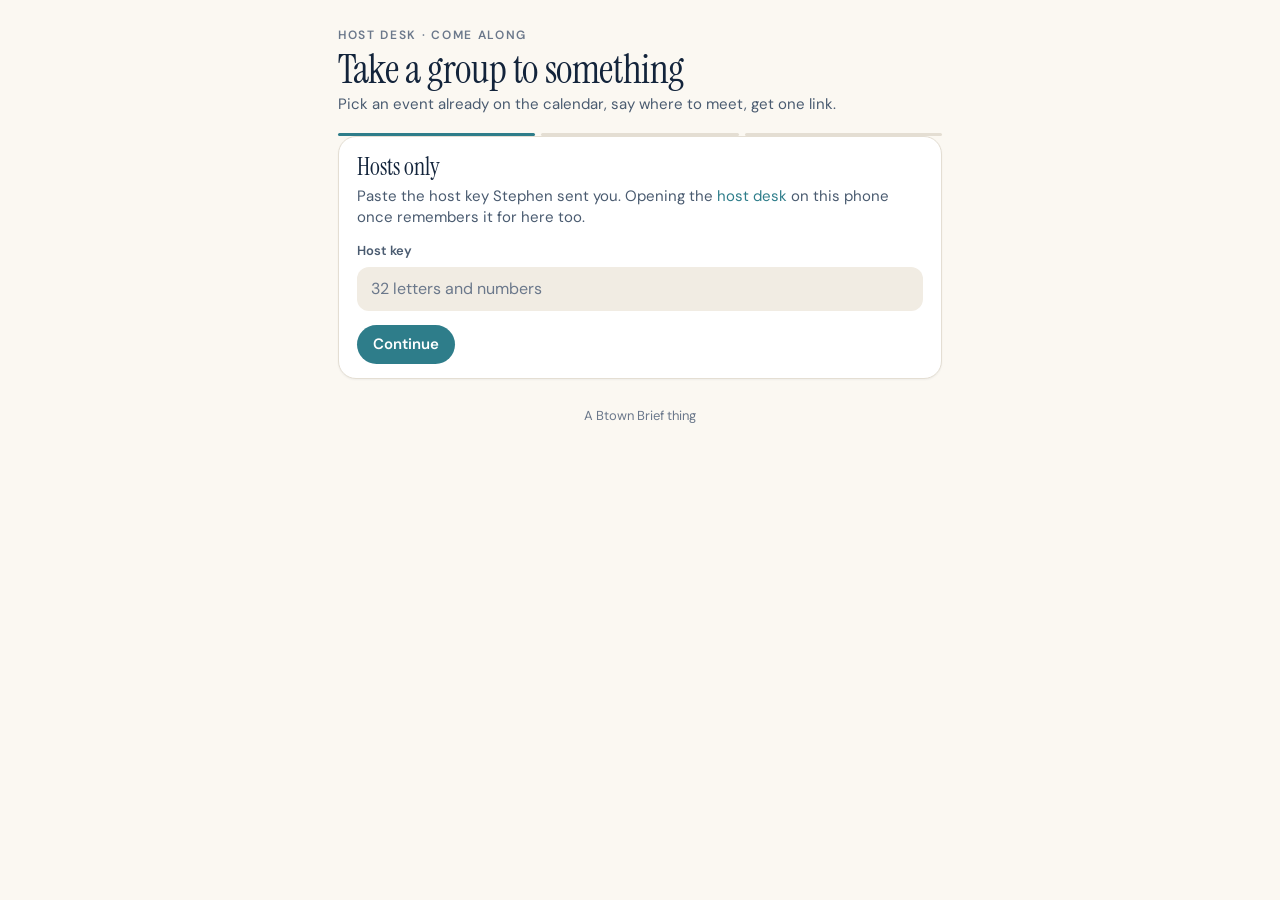
<file: go/new.html>
<!DOCTYPE html>
<html lang="en">
<head>
  <meta charset="utf-8">
  <meta name="viewport" content="width=device-width, initial-scale=1, viewport-fit=cover">
  <meta name="robots" content="noindex, nofollow">
  <meta name="theme-color" content="#FBF8F2" media="(prefers-color-scheme: light)">
  <meta name="theme-color" content="#0A111C" media="(prefers-color-scheme: dark)">
  <title>Host a come-along — Btown Brief</title>
  <link rel="icon" href="../icon.svg" type="image/svg+xml">
  <link rel="preconnect" href="https://fonts.googleapis.com">
  <link rel="preconnect" href="https://fonts.gstatic.com" crossorigin>
  <link href="https://fonts.googleapis.com/css2?family=Instrument+Serif&family=DM+Sans:opsz,wght@9..40,400;9..40,500;9..40,600&display=swap" rel="stylesheet">
  <link rel="stylesheet" href="../css/tokens.css">
  <link rel="stylesheet" href="go.css">
<!-- GoatCounter -->
<script data-goatcounter="https://btown-brief.goatcounter.com/count"
        async src="//gc.zgo.at/count.js"></script>
</head>
<body>
  <main class="wrap">
    <header class="top">
      <div>
        <span class="brand"><a href="../host.html">Host desk</a> · Come along</span>
        <h1>Take a group to something</h1>
        <p class="sub">Pick an event already on the calendar, say where to meet, get one link.</p>
      </div>
    </header>
    <div class="steps" id="steps" aria-hidden="true"><i class="on"></i><i></i><i></i></div>
    <p class="status" id="status" aria-live="polite"></p>
    <!-- js/along-new.js renders the three steps in here -->
    <div id="stage"></div>
    <p class="foot">A <a href="https://www.btownbrief.com">Btown Brief</a> thing</p>
  </main>
  <div class="toast" id="toast" role="status" aria-live="polite"></div>
  <script type="module" src="../js/along-new.js"></script>
</body>
</html>
</file>
<file: css/tokens.css>
/* Up For It — the City Guide's materials: warm paper, navy ink, lake teal,
   Instrument Serif over DM Sans. Every color is a token; dark mode only
   swaps tokens. Shared by index.html (style.css), host.html and mod.html
   (desk.css). Same values as Who's Playing so the family reads as one. */
:root {
  --bg: #FBF8F2;
  --group: #F1ECE3;
  --card: #FFFFFF;
  --line: #E4DED3;
  --ink: #13243B;
  --ink-2: #4A5B70;
  --ink-3: #6B788B;
  --accent: #2E7D8A;
  --accent-ink: #FFFFFF;
  --accent-soft: #E3F0F2;
  --warm: #F2683C;
  --warm-soft: #FDE9E1;
  --pill: #13243B;
  --pill-ink: #FBF8F2;
  --ok: #2E8A5F;
  --warn: #B8791A;
  --bad: #C9503F;
  --shadow: 0 10px 30px rgba(19, 36, 59, .14);
  --card-shadow: 0 1px 2px rgba(19, 36, 59, .05);
  --sheet: #FFFFFF;
  --radius: 18px;
  --serif: "Instrument Serif", "Lora", Georgia, "Times New Roman", serif;
  --sans: "DM Sans", -apple-system, BlinkMacSystemFont, "SF Pro Text", "Helvetica Neue", Inter, "Segoe UI", Roboto, Arial, sans-serif;
  color-scheme: light dark;
}
@media (prefers-color-scheme: dark) {
  :root {
    --bg: #0A111C;
    --group: #18233A;
    --card: #121B2B;
    --line: #243148;
    --ink: #F2F0EA;
    --ink-2: #A9B3C3;
    --ink-3: #6F7C91;
    --accent: #62B6C3;
    --accent-ink: #06202A;
    --accent-soft: #14303A;
    --warm: #F28A66;
    --warm-soft: #3A2419;
    --pill: #F2F0EA;
    --pill-ink: #13243B;
    --ok: #5FCB8F;
    --warn: #E0A952;
    --bad: #F07B6C;
    --shadow: 0 10px 30px rgba(0, 0, 0, .55);
    --card-shadow: none;
    --sheet: #121B2B;
  }
}

* { box-sizing: border-box; }
html { -webkit-text-size-adjust: 100%; }
body {
  margin: 0; background: var(--bg); color: var(--ink);
  font-family: var(--sans); font-size: 17px; line-height: 1.4;
  -webkit-font-smoothing: antialiased;
  font-variant-numeric: tabular-nums;
}
button, input, textarea, select { font: inherit; color: inherit; }
button { cursor: pointer; background: none; border: 0; padding: 0; }
a { color: var(--accent); text-decoration: none; }
a:hover { text-decoration: underline; }
:focus-visible { outline: 2px solid var(--accent); outline-offset: 2px; border-radius: 6px; }
.sr-only { position: absolute; width: 1px; height: 1px; overflow: hidden; clip: rect(0 0 0 0); white-space: nowrap; }
@media (prefers-reduced-motion: reduce) { *, *::before, *::after { animation: none !important; transition: none !important; } }
</file>
<file: css/style.css>
/* Up For It — reader app components. Tokens + base live in tokens.css
   (linked first by index.html); nothing here redefines a token. Same
   bones as Who's Playing: photo masthead the page rides up into, one
   accent, 18px cards, bottom sheets. */

.wrap { max-width: 640px; margin: 0 auto; padding: 0 18px 56px; }

/* ------------------------------------------------------------ masthead */
.mast { position: relative; height: 188px; overflow: hidden; background: var(--bg); }
@media (min-width: 720px) { .mast { height: 250px; } }
.mast img {
  position: absolute; inset: 0; width: 100%; height: 100%; object-fit: cover; display: block;
  animation: mast-in .8s ease-out both;
}
@keyframes mast-in { from { opacity: 0; transform: scale(1.03); } to { opacity: 1; transform: none; } }
.mast::after {
  content: ""; position: absolute; inset: 0;
  background: linear-gradient(to bottom, rgba(19, 36, 59, .10) 0%, rgba(19, 36, 59, 0) 42%, var(--bg) 100%);
}
.mast .credit {
  position: absolute; right: 12px; top: 10px; z-index: 1; font-size: 11px; letter-spacing: .04em; text-transform: uppercase;
  color: rgba(255, 255, 255, .85); text-shadow: 0 1px 6px rgba(0, 0, 0, .45);
}

/* ------------------------------------------------------------- header */
.top {
  display: flex; align-items: flex-end; justify-content: space-between; gap: 12px;
  margin-top: -34px; position: relative; z-index: 1; padding: 0 0 12px;
}
.top h1 { margin: 0; font-family: var(--serif); font-size: 46px; font-weight: 400; letter-spacing: -.01em; line-height: 1; }
@media (min-width: 720px) { .top h1 { font-size: 56px; } }
.top .sub { margin: 6px 0 0; color: var(--ink-2); font-size: 16px; }
.top .mine { flex: none; font-size: 16px; font-weight: 600; color: var(--accent); padding: 8px 4px 10px; }

/* segmented control */
.seg {
  display: grid; grid-template-columns: 1fr 1fr; gap: 2px;
  background: var(--group); border-radius: 12px; padding: 3px; margin: 10px 0 14px;
}
.seg button {
  padding: 8px 10px; border-radius: 10px; font-size: 15px; font-weight: 600; color: var(--ink-2);
  transition: background .15s, color .15s, box-shadow .15s;
}
.seg button[aria-pressed="true"] { background: var(--card); color: var(--ink); box-shadow: 0 1px 4px rgba(0, 0, 0, .12); }
@media (prefers-color-scheme: dark) { .seg button[aria-pressed="true"] { background: #25334C; box-shadow: none; } }

/* chips */
.chips {
  display: flex; gap: 8px; overflow-x: auto; padding: 2px 18px 10px; margin: 0 -18px;
  scrollbar-width: none; -webkit-overflow-scrolling: touch; scroll-snap-type: x proximity;
}
.chips::-webkit-scrollbar { display: none; }
.chip {
  flex: none; padding: 7px 13px; border-radius: 999px; background: var(--group); color: var(--ink);
  font-size: 15px; font-weight: 500; white-space: nowrap; scroll-snap-align: start;
  transition: background .12s, color .12s, transform .08s;
}
.chip:active { transform: scale(.97); }
.chip[aria-pressed="true"] { background: var(--pill); color: var(--pill-ink); }
@media (min-width: 720px) { .chips { flex-wrap: wrap; overflow: visible; margin: 0; padding-left: 0; padding-right: 0; } }

/* ------------------------------------------------------------- buttons */
.btn {
  display: inline-flex; align-items: center; justify-content: center; gap: 6px;
  padding: 9px 16px; border-radius: 999px; font-size: 15px; font-weight: 600;
  background: var(--group); color: var(--ink); transition: transform .08s, opacity .12s, background .12s;
  white-space: nowrap;
}
.btn:active { transform: scale(.97); }
.btn.primary { background: var(--accent); color: var(--accent-ink); }
.btn.quiet { background: none; color: var(--accent); padding: 8px 6px; }
.btn.danger { background: none; color: var(--bad); padding: 8px 6px; }
.btn.in { background: var(--accent-soft); color: var(--accent); }
.btn.small { padding: 6px 12px; font-size: 14px; }
.btn.wide { width: 100%; padding: 13px 20px; font-size: 16px; }
.btn:disabled { opacity: .5; cursor: default; transform: none; }
.link { background: none; color: var(--accent); font-weight: 600; font-size: inherit; }
.link:hover { text-decoration: underline; }

/* ------------------------------------------------------------- cards */
.list { display: grid; gap: 12px; }
.card {
  background: var(--card); border: 1px solid var(--line); border-radius: var(--radius);
  padding: 15px 16px 14px; box-shadow: var(--card-shadow);
}
.card.hi { animation: hi 2.2s ease-out both; }
@keyframes hi { 0%, 60% { box-shadow: 0 0 0 3px var(--accent); } 100% { box-shadow: var(--card-shadow); } }
.group-head { margin: 26px 0 10px; font-size: 13px; font-weight: 600; color: var(--ink-3); letter-spacing: .04em; text-transform: uppercase; }

/* the deck card at the top of Plans */
.deck-cta {
  background: var(--accent-soft); border: 1px solid transparent; border-radius: var(--radius);
  padding: 18px 18px 16px; margin-bottom: 14px; position: relative; overflow: hidden;
}
.deck-cta h2 { margin: 0; font-family: var(--serif); font-size: 34px; font-weight: 400; line-height: 1; letter-spacing: -.01em; color: var(--ink); }
.deck-cta p { margin: 8px 0 0; color: var(--ink-2); font-size: 15.5px; line-height: 1.4; max-width: 36ch; }
.deck-cta .row { display: flex; align-items: center; justify-content: space-between; gap: 12px; margin-top: 14px; flex-wrap: wrap; }
.deck-cta .row .btn.primary { padding: 11px 22px; font-size: 16px; }
.deck-cta .weigh { font-size: 13px; color: var(--ink-3); }
.deck-cta.off h2 { color: var(--ink-2); }

/* plan card */
.plan .title { margin: 0; font-family: var(--serif); font-size: 23px; font-weight: 400; line-height: 1.15; letter-spacing: -.005em; }
.plan .meta { margin-top: 5px; font-size: 14.5px; color: var(--ink-2); }
.plan .detail { margin: 8px 0 0; font-size: 15px; color: var(--ink-2); line-height: 1.4; }
.plan .line { margin-top: 9px; font-size: 14px; font-weight: 600; color: var(--ink-2); }
.plan .line.on { color: var(--ok); }
.plan .line.past { color: var(--ink-3); font-weight: 500; }
.bar { height: 4px; border-radius: 2px; background: var(--group); margin-top: 8px; overflow: hidden; }
.bar i { display: block; height: 100%; background: var(--accent); border-radius: 2px; transition: width .3s; }
.plan .foot { display: flex; align-items: center; justify-content: space-between; gap: 10px; margin-top: 12px; min-height: 36px; }
.plan .foot .spacer { flex: 1; }
.plan .foot .meetup { font-size: 14px; font-weight: 600; }
.plan .foot .pair { display: inline-flex; gap: 4px; align-items: center; }
.plan.done { opacity: .72; }
.plan.done .title { font-size: 19px; }
.plan .who { font-size: 13px; color: var(--ink-3); }

/* idea row (Wishes) */
.idea .t { margin: 0; font-size: 17px; font-weight: 600; line-height: 1.3; }
.idea .b { margin: 4px 0 0; font-size: 15px; color: var(--ink-2); line-height: 1.4; }
.idea .m { margin-top: 6px; font-size: 13px; color: var(--ink-3); }
.idea .row { display: flex; align-items: center; justify-content: space-between; gap: 8px; margin-top: 10px; flex-wrap: wrap; }
.idea .row .spacer { flex: 1; }
.idea .note { font-size: 14px; color: var(--ink-2); margin: 8px 0 0; }
.idea .go { font-size: 14px; font-weight: 600; }
.pill {
  display: inline-flex; align-items: center; gap: 6px; font-size: 13px; font-weight: 600; padding: 4px 10px; border-radius: 999px;
  background: var(--group); color: var(--ink-2);
}
.pill.claimed { background: var(--accent); color: var(--accent-ink); }
.pill.claimed:hover { text-decoration: none; filter: brightness(1.05); }
.pill.tipped { background: var(--accent-soft); color: var(--accent); }
.pill.exists { background: var(--group); color: var(--ink-2); }
.choice { display: inline-flex; gap: 4px; background: var(--group); border-radius: 999px; padding: 3px; }
.choice button { padding: 5px 11px; border-radius: 999px; font-size: 13.5px; font-weight: 600; color: var(--ink-2); }
.choice button[aria-pressed="true"] { background: var(--card); color: var(--ink); box-shadow: 0 1px 3px rgba(0,0,0,.12); }
@media (prefers-color-scheme: dark) { .choice button[aria-pressed="true"] { background: #25334C; box-shadow: none; } }
.wish-foot { margin-top: 18px; display: flex; flex-direction: column; align-items: center; gap: 8px; }
.wish-foot .hint { font-size: 13px; color: var(--ink-3); text-align: center; }

/* empty + status */
.empty { text-align: center; padding: 44px 20px 24px; color: var(--ink-2); font-size: 16px; }
.empty strong { display: block; color: var(--ink); font-family: var(--serif); font-size: 26px; font-weight: 400; margin-bottom: 6px; }
.empty .btn { margin-top: 16px; }
.quiet { text-align: center; color: var(--ink-3); font-size: 14px; padding: 14px 0 4px; }
.status { text-align: center; color: var(--ink-3); font-size: 14px; padding: 18px 0; min-height: 1em; margin: 0; }
.status:empty { display: none; }

/* ------------------------------------------------------------- sheets */
dialog.sheet {
  border: 0; padding: 0; margin: 0; background: transparent; color: inherit; max-width: none; max-height: none;
  width: 100%; height: 100%; inset: 0;
}
dialog.sheet::backdrop { background: rgba(0, 0, 0, .38); backdrop-filter: blur(6px); -webkit-backdrop-filter: blur(6px); }
.sheet-inner {
  position: absolute; left: 0; right: 0; bottom: 0; background: var(--sheet); color: var(--ink);
  border-radius: 22px 22px 0 0; max-height: 92dvh; overflow-y: auto; overscroll-behavior: contain;
  padding: 12px 20px calc(24px + env(safe-area-inset-bottom));
  animation: rise .24s cubic-bezier(.2, .8, .2, 1);
}
@media (min-width: 720px) {
  .sheet-inner {
    left: 50%; right: auto; bottom: auto; top: 50%; transform: translate(-50%, -50%);
    width: 560px; border-radius: 22px; max-height: 88vh; animation: pop .2s cubic-bezier(.2, .8, .2, 1);
  }
}
@keyframes rise { from { transform: translateY(30px); opacity: 0; } to { transform: none; opacity: 1; } }
@keyframes pop { from { transform: translate(-50%, -48%); opacity: 0; } to { transform: translate(-50%, -50%); opacity: 1; } }
.sheet-inner .grab { width: 36px; height: 5px; border-radius: 3px; background: var(--line); margin: 0 auto 10px; }
@media (min-width: 720px) { .sheet-inner .grab { display: none; } }
.sheet-head { display: flex; align-items: center; justify-content: space-between; gap: 12px; margin-bottom: 6px; }
.sheet-head h2 { margin: 0; font-family: var(--serif); font-size: 28px; font-weight: 400; letter-spacing: -.01em; }
.sheet-head .close { color: var(--accent); font-size: 16px; font-weight: 600; padding: 6px 2px; }
.sheet-sub { margin: 0 0 10px; color: var(--ink-2); font-size: 15px; line-height: 1.4; }
.sheet-sub strong { color: var(--ink); font-weight: 600; }
.sheet-foot { margin-top: 18px; font-size: 13px; color: var(--ink-3); line-height: 1.45; }

.field { margin: 16px 0 0; }
.field > .label { display: block; font-size: 13px; font-weight: 600; color: var(--ink-2); margin-bottom: 8px; }
.field .hint { font-size: 13px; color: var(--ink-3); margin-top: 6px; line-height: 1.4; }
.field .err { font-size: 13px; color: var(--bad); margin-top: 6px; }
.field.bad > .label { color: var(--bad); }
.opts { display: flex; flex-wrap: wrap; gap: 8px; }
.opt {
  padding: 8px 13px; border-radius: 999px; background: var(--group); color: var(--ink); font-size: 15px; font-weight: 500;
  transition: background .12s, color .12s;
}
.opt[aria-pressed="true"] { background: var(--pill); color: var(--pill-ink); }
.input {
  width: 100%; background: var(--group); border: 0; border-radius: 12px; padding: 12px 14px; font-size: 17px;
  color: var(--ink); font-weight: 400;
}
.input::placeholder { color: var(--ink-3); }
textarea.input { min-height: 88px; resize: vertical; }
.actions { display: flex; align-items: center; justify-content: space-between; gap: 10px; margin-top: 22px; }
.actions .btn.primary { padding: 12px 22px; font-size: 16px; }
.form-err { color: var(--bad); font-size: 14px; min-height: 1.2em; }

/* mine */
.mine-section { margin-top: 20px; }
.mine-section h3 { margin: 0 0 8px; font-size: 13px; font-weight: 600; color: var(--ink-2); letter-spacing: .04em; text-transform: uppercase; }
.mine-section .list { gap: 8px; }
.mine-row { display: flex; align-items: center; justify-content: space-between; gap: 10px; padding: 10px 0; border-top: 1px solid var(--line); }
.mine-row:first-of-type { border-top: 0; }
.mine-row .mt { font-size: 16px; font-weight: 600; line-height: 1.3; }
.mine-row .ms { font-size: 13.5px; color: var(--ink-2); margin-top: 2px; }
.mine-row .mr { flex: none; }

/* toast */
.toast {
  position: fixed; left: 50%; bottom: calc(28px + env(safe-area-inset-bottom)); transform: translateX(-50%) translateY(8px);
  background: var(--pill); color: var(--pill-ink); padding: 11px 16px; border-radius: 999px; font-size: 15px; font-weight: 500;
  box-shadow: var(--shadow); opacity: 0; pointer-events: none; transition: opacity .18s, transform .18s; z-index: 9; max-width: calc(100% - 32px); text-align: center;
}
.toast.show { opacity: 1; transform: translateX(-50%) translateY(0); }

/* footer */
.foot-note { margin-top: 40px; padding-top: 18px; border-top: 1px solid var(--line); font-size: 14px; color: var(--ink-2); line-height: 1.5; }
.foot-note p { margin: 0 0 8px; }
.rules { margin: 0; padding-left: 18px; font-size: 15.5px; }
.rules li { margin: 8px 0; }

/* ------------------------------------------------------------- the deck */
/* Full-height on a phone; a 420px modal on desktop. The inner is a column:
   head, progress, the card (flex 1, centered), the three answers. */
dialog.deck .sheet-inner.full {
  top: 0; bottom: 0; max-height: none; height: 100dvh; border-radius: 0; overflow-y: auto;
  display: flex; flex-direction: column; padding: calc(10px + env(safe-area-inset-top)) 20px calc(18px + env(safe-area-inset-bottom));
  background: var(--bg);
}
@media (min-width: 720px) {
  dialog.deck .sheet-inner.full {
    top: 50%; bottom: auto; height: auto; min-height: 560px; max-height: 88vh; width: 420px; border-radius: 22px; background: var(--sheet);
  }
}
dialog.deck .sheet-inner.full .grab { display: none; }
.deck-prog { display: flex; align-items: center; gap: 12px; margin: 2px 0 10px; }
.dashes { display: flex; gap: 4px; flex: 1; }
.dashes i { flex: 1; height: 3px; border-radius: 2px; background: var(--line); }
.dashes i.done { background: var(--accent); }
.deck-count { font-size: 13px; color: var(--ink-3); flex: none; font-weight: 500; }
.deck-note { min-height: 20px; font-size: 14px; font-weight: 600; color: var(--accent); text-align: center; margin: 0 0 6px; }
.deck-stage { flex: 1; display: flex; align-items: center; justify-content: center; min-height: 0; }
.dcard {
  width: 100%; max-width: 400px; background: var(--card); border: 1px solid var(--line); border-radius: 22px; overflow: hidden;
  box-shadow: var(--shadow); animation: enter .26s cubic-bezier(.2, .8, .2, 1) both; --h: 200;
}
@keyframes enter { from { opacity: 0; transform: translateY(14px) scale(.98); } to { opacity: 1; transform: none; } }
.dcard.out-yes { animation: out-yes .2s ease-in both; }
.dcard.out-pass { animation: out-pass .2s ease-in both; }
.dcard.out-maybe { animation: out-maybe .2s ease-in both; }
@keyframes out-yes { to { opacity: 0; transform: translateX(70px) rotate(4deg); } }
@keyframes out-pass { to { opacity: 0; transform: translateX(-70px) rotate(-4deg); } }
@keyframes out-maybe { to { opacity: 0; transform: translateY(50px); } }
.dcard[data-cat="outdoors"]   { --h: 150; }
.dcard[data-cat="food-drink"] { --h: 22; }
.dcard[data-cat="games"]      { --h: 282; }
.dcard[data-cat="music"]      { --h: 338; }
.dcard[data-cat="arts"]       { --h: 42; }
.dcard[data-cat="learning"]   { --h: 212; }
.dcard[data-cat="wellness"]   { --h: 176; }
.dcard[data-cat="sports"]     { --h: 96; }
.dcard[data-cat="community"]  { --h: 12; }
.dcard[data-cat="social"]     { --h: 258; }
.dcard[data-cat="words"]      { --h: 32; }
.dcard[data-cat="film"]       { --h: 230; }
.dcard .band {
  height: 96px; padding: 14px 20px; display: flex; align-items: flex-end; justify-content: space-between;
  background: linear-gradient(135deg, hsl(var(--h) 52% 91%), hsl(calc(var(--h) + 28) 48% 82%));
  color: hsl(var(--h) 38% 30%); font-size: 12px; font-weight: 700; letter-spacing: .08em; text-transform: uppercase;
}
@media (prefers-color-scheme: dark) {
  .dcard .band { background: linear-gradient(135deg, hsl(var(--h) 32% 20%), hsl(calc(var(--h) + 28) 32% 28%)); color: hsl(var(--h) 48% 78%); }
}
.dcard .body { padding: 18px 20px 22px; }
.dcard .dtitle { margin: 0; font-family: var(--serif); font-size: 29px; font-weight: 400; line-height: 1.1; letter-spacing: -.01em; }
.dcard .dblurb { margin: 12px 0 0; font-size: 16px; line-height: 1.45; color: var(--ink-2); }
.dcard .dmeta { margin-top: 14px; font-size: 13.5px; color: var(--ink-3); font-weight: 500; }
.answers { display: grid; grid-template-columns: 1fr 1fr 1.6fr; gap: 8px; margin-top: 16px; }
.answers .ans {
  padding: 14px 8px; border-radius: 999px; font-size: 16px; font-weight: 600; transition: transform .08s, background .12s;
}
.answers .ans:active { transform: scale(.96); }
.answers .pass { color: var(--ink-2); background: none; }
.answers .maybe { color: var(--ink); box-shadow: inset 0 0 0 1.5px var(--line); }
.answers .yes { background: var(--accent); color: var(--accent-ink); }
.deck-keys { text-align: center; font-size: 12px; color: var(--ink-3); margin: 10px 0 0; display: none; }
@media (hover: hover) and (pointer: fine) { .deck-keys { display: block; } }
.deck-center { flex: 1; display: flex; flex-direction: column; justify-content: center; text-align: center; padding: 20px 0; }
.deck-center h3 { margin: 0; font-family: var(--serif); font-size: 34px; font-weight: 400; line-height: 1.05; }
.deck-center p { margin: 10px auto 0; color: var(--ink-2); font-size: 16px; max-width: 32ch; }
.deck-center .pair { display: flex; gap: 10px; justify-content: center; margin-top: 22px; flex-wrap: wrap; }

/* finish steps */
.fin h3 { margin: 14px 0 2px; font-family: var(--serif); font-size: 30px; font-weight: 400; line-height: 1.1; }
.fin .sub { margin: 6px 0 14px; color: var(--ink-2); font-size: 15px; }
.picks { display: grid; gap: 8px; }
.pick {
  display: flex; align-items: center; gap: 12px; text-align: left; width: 100%;
  background: var(--card); border: 1.5px solid var(--line); border-radius: 14px; padding: 11px 14px; transition: border-color .12s, background .12s;
}
.pick .pt { font-size: 16px; font-weight: 600; line-height: 1.25; }
.pick .pm { font-size: 13px; color: var(--ink-3); margin-top: 2px; }
.pick .chk { flex: none; width: 24px; height: 24px; border-radius: 50%; border: 1.5px solid var(--line); display: grid; place-items: center; font-size: 13px; color: var(--accent-ink); }
.pick[aria-pressed="true"] { border-color: var(--accent); background: var(--accent-soft); }
.pick[aria-pressed="true"] .chk { background: var(--accent); border-color: var(--accent); }
.pick:disabled { opacity: .45; cursor: default; }
.fin .actions { margin-top: auto; padding-top: 20px; }
.fin { flex: 1; display: flex; flex-direction: column; }
</file>
<file: go/go.css>
/* Come along — the join page and the create page. Rides css/tokens.css; the
   component shapes (btn, input, field, card, toast) match css/desk.css so the
   family reads as one. Phone-first: one column, one thing at a time. */
.wrap { max-width: 640px; margin: 0 auto; padding: 0 18px 90px; }
.top { padding: 22px 0 8px; display: flex; align-items: flex-end; justify-content: space-between; gap: 12px; }
.top .brand { font-size: 12px; font-weight: 600; letter-spacing: .14em; text-transform: uppercase; color: var(--ink-3); }
.top .brand a { color: inherit; }
.top h1 { margin: 2px 0 0; font-family: var(--serif); font-size: 34px; font-weight: 400; line-height: 1.05; letter-spacing: -.01em; }
.top .sub { margin: 4px 0 0; color: var(--ink-2); font-size: 15px; }
.status { color: var(--ink-3); font-size: 14px; padding: 8px 0; margin: 0; }
.status:empty { display: none; }
.status.bad { color: var(--bad); }

.card { background: var(--card); border: 1px solid var(--line); border-radius: var(--radius); padding: 16px 18px 14px; box-shadow: var(--card-shadow); }
.card + .card { margin-top: 12px; }
.card.quiet { background: var(--group); border-color: transparent; }
.card h2 { margin: 0 0 6px; font-family: var(--serif); font-size: 24px; font-weight: 400; line-height: 1.15; }
.card h3 { margin: 0 0 4px; font-size: 13px; font-weight: 600; letter-spacing: .1em; text-transform: uppercase; color: var(--accent); }
.meta { color: var(--ink-2); font-size: 15px; margin: 0; }
.meta a { color: var(--accent); }
.big { font-size: 20px; line-height: 1.3; margin: 4px 0 0; }
.big b { font-weight: 600; }
.invite { margin: 10px 0 0; padding: 10px 14px; border-radius: 12px; background: var(--warm-soft); color: var(--ink); font-size: 16px; line-height: 1.4; }
.lookfor { margin: 8px 0 0; color: var(--ink-2); font-size: 15px; }
.kv { display: grid; grid-template-columns: 92px 1fr; gap: 6px 12px; margin: 10px 0 0; font-size: 15px; }
.kv .k { color: var(--ink-3); }

/* the state ribbon on the join page */
.ribbon { display: inline-flex; align-items: center; gap: 8px; padding: 5px 12px; border-radius: 999px; font-size: 13px; font-weight: 600; background: var(--accent-soft); color: var(--accent); margin-bottom: 8px; }
.ribbon.soon { background: var(--warm-soft); color: var(--warm); }
.ribbon.happening { background: var(--ok); color: #fff; }
.ribbon.happened, .ribbon.cancelled { background: var(--group); color: var(--ink-3); }
.ribbon.happening::before { content: ""; width: 8px; height: 8px; border-radius: 50%; background: #fff; animation: pulse 1.6s infinite; }
@keyframes pulse { 50% { opacity: .35; } }

/* who's coming */
.names { display: flex; flex-wrap: wrap; gap: 6px; margin: 8px 0 0; padding: 0; list-style: none; }
.names li { padding: 5px 11px; border-radius: 999px; background: var(--group); font-size: 14.5px; font-weight: 500; }
.names li.you { background: var(--pill); color: var(--pill-ink); }
.count { margin: 8px 0 0; color: var(--ink-3); font-size: 14px; }

.btn { display: inline-flex; align-items: center; justify-content: center; gap: 6px; padding: 9px 16px; border-radius: 999px; font-size: 15px; font-weight: 600; background: var(--group); color: var(--ink); white-space: nowrap; transition: transform .08s, opacity .12s; }
.btn:active { transform: scale(.97); }
.btn.primary { background: var(--accent); color: var(--accent-ink); }
.btn.big { padding: 13px 22px; font-size: 17px; width: 100%; }
.btn.quiet { background: none; color: var(--accent); padding: 9px 6px; }
.btn.danger { background: none; color: var(--bad); padding: 9px 6px; }
.btn.danger-solid { background: var(--bad); color: #fff; }
.btn.small { font-size: 13.5px; padding: 6px 12px; }
.btn:disabled { opacity: .5; cursor: default; transform: none; }
.actions { display: flex; flex-wrap: wrap; gap: 10px; align-items: center; margin-top: 14px; }
.actions.between { justify-content: space-between; }
.cal { display: flex; flex-wrap: wrap; gap: 8px 14px; margin: 12px 0 0; font-size: 14px; }
.cal a { color: var(--accent); }
.changes { margin: 14px 0 0; font-size: 14px; color: var(--ink-3); }

.field { margin: 14px 0 0; }
.field > .label { display: block; font-size: 13px; font-weight: 600; color: var(--ink-2); margin-bottom: 6px; }
.field .hint { font-size: 13px; color: var(--ink-3); margin-top: 5px; }
.field .err { font-size: 13px; color: var(--bad); margin-top: 5px; }
.field .err:empty { display: none; }
.field.bad > .label { color: var(--bad); }
.field.bad .input { box-shadow: inset 0 0 0 1.5px var(--bad); }
.input { width: 100%; background: var(--group); border: 0; border-radius: 12px; padding: 11px 14px; font-size: 16px; color: var(--ink); }
.input::placeholder { color: var(--ink-3); }
textarea.input { min-height: 70px; resize: vertical; }
.row2 { display: grid; grid-template-columns: 1fr 1fr; gap: 12px; }
.form-err { color: var(--bad); font-size: 14px; margin: 8px 0 0; }
.form-err:empty { display: none; }
.inline-name { display: flex; gap: 8px; margin-top: 10px; }
.inline-name .input { flex: 1; }

/* the event picker on the create page */
.search { margin: 12px 0 0; }
.picks { display: grid; gap: 8px; margin: 12px 0 0; padding: 0; list-style: none; }
.pick { width: 100%; text-align: left; display: grid; grid-template-columns: 62px 1fr; gap: 12px; padding: 10px 12px; border-radius: 14px; background: var(--card); border: 1px solid var(--line); }
.pick:hover { border-color: var(--accent); }
.pick .d { font-size: 13px; color: var(--ink-3); line-height: 1.25; }
.pick .d b { display: block; font-size: 15px; color: var(--ink); }
.pick .t { min-width: 0; }
.pick .t b { display: block; font-weight: 600; font-size: 15.5px; line-height: 1.25; }
.pick .t span { display: block; color: var(--ink-3); font-size: 13.5px; margin-top: 2px; white-space: nowrap; overflow: hidden; text-overflow: ellipsis; }
.pick .free { color: var(--ok); font-weight: 600; }
.chosen { display: flex; justify-content: space-between; gap: 10px; align-items: flex-start; }
.steps { display: flex; gap: 6px; margin: 10px 0 0; }
.steps i { flex: 1; height: 3px; border-radius: 3px; background: var(--line); }
.steps i.on { background: var(--accent); }

/* the link screen */
.linkbox { margin-top: 10px; padding: 12px 14px; border-radius: 12px; background: var(--accent-soft); border: 1px solid var(--accent); }
.linkbox .k { font-size: 17px; font-weight: 600; word-break: break-all; user-select: all; }
.linkbox .small { font-size: 13px; color: var(--ink-2); margin-top: 4px; word-break: break-all; }
pre.paste { white-space: pre-wrap; font: inherit; font-size: 15px; line-height: 1.45; margin: 8px 0 0; padding: 12px 14px; border-radius: 12px; background: var(--group); }

.gate p { margin: 6px 0 0; color: var(--ink-2); font-size: 15px; }
.foot { margin-top: 28px; text-align: center; font-size: 13px; color: var(--ink-3); }
.foot a { color: inherit; }
.toast { position: fixed; left: 50%; bottom: calc(24px + env(safe-area-inset-bottom)); transform: translateX(-50%) translateY(8px); background: var(--pill); color: var(--pill-ink); padding: 11px 16px; border-radius: 999px; font-size: 15px; font-weight: 500; box-shadow: var(--shadow); opacity: 0; pointer-events: none; transition: opacity .18s, transform .18s; z-index: 9; max-width: calc(100% - 32px); text-align: center; }
.toast.show { opacity: 1; transform: translateX(-50%) translateY(0); }
@media (min-width: 720px) { .top h1 { font-size: 40px; } }
</file>
<file: css/desk.css>
/* Up For It — the desks (host.html, mod.html). Components only; every
   color comes from css/tokens.css. Same materials as the reader app,
   denser and more utilitarian: a host is deciding what to host, Stephen is
   clearing a queue. 960px with two columns on a laptop, one column on a
   phone. Button/sheet/field shapes mirror Who's Playing's style.css so the
   family reads as one — copied, not linked (the desks never load style.css). */

.wrap { max-width: 960px; margin: 0 auto; padding: 0 18px 80px; }
.wrap.narrow { max-width: 760px; }

/* ------------------------------------------------------------- header */
.top { display: flex; align-items: flex-end; justify-content: space-between; gap: 12px; padding: 26px 0 6px; flex-wrap: wrap; }
.top h1 { margin: 0; font-family: var(--serif); font-size: 40px; font-weight: 400; letter-spacing: -.01em; line-height: 1; }
@media (min-width: 760px) { .top h1 { font-size: 48px; } }
.top .hi { margin: 6px 0 0; font-size: 16px; color: var(--ink); font-weight: 600; }
.top .sub { margin: 4px 0 0; color: var(--ink-2); font-size: 15px; }
.top .sub .arrow { color: var(--accent); }
.top .right { display: flex; gap: 8px; align-items: center; padding-bottom: 4px; }
.brand { font-size: 12px; letter-spacing: .06em; text-transform: uppercase; color: var(--ink-3); font-weight: 600; }
.status { color: var(--ink-3); font-size: 14px; padding: 8px 0; margin: 0; }
.status:empty { display: none; }
.status.bad { color: var(--bad); }

/* ---------------------------------------------------------------- gate */
.gate { margin: 18px 0 10px; padding: 18px 18px 16px; }
.gate h2 { margin: 0 0 4px; font-family: var(--serif); font-size: 26px; font-weight: 400; }
.gate p { margin: 0 0 12px; color: var(--ink-2); font-size: 15px; }
.gate form, form.gate { display: flex; gap: 10px; flex-wrap: wrap; align-items: center; }
.gate .input { flex: 1 1 16rem; width: auto; font-family: ui-monospace, SFMono-Regular, Menlo, Consolas, monospace; font-size: 15px; letter-spacing: .02em; }
.gate .form-err { flex-basis: 100%; }

/* ------------------------------------------------------------ sections */
.sec { margin-top: 26px; }
.sec-head { display: flex; align-items: baseline; justify-content: space-between; gap: 12px; flex-wrap: wrap; margin-bottom: 6px; }
.sec h2 { margin: 0; font-family: var(--serif); font-size: 30px; font-weight: 400; letter-spacing: -.01em; line-height: 1.1; }
.sec h3:not(.p-title), .group-head { margin: 18px 0 8px; font-size: 13px; font-weight: 600; color: var(--ink-2); letter-spacing: .04em; text-transform: uppercase; }
.stats { margin: 4px 0 12px; color: var(--ink-2); font-size: 15px; }
.stats b { color: var(--ink); font-weight: 650; }
.two-col { display: grid; grid-template-columns: minmax(0, 1fr); gap: 18px; align-items: start; }
@media (min-width: 760px) { .two-col { grid-template-columns: minmax(0, 5fr) minmax(320px, 4fr); gap: 24px; } }
.sticky { position: sticky; top: 12px; }

/* ------------------------------------------------------------- cards */
.card {
  background: var(--card); border: 1px solid var(--line); border-radius: var(--radius);
  padding: 14px 16px 12px; box-shadow: var(--card-shadow);
}
.card + .card { margin-top: 10px; }
.list { display: grid; gap: 10px; }
.card.quiet { background: var(--group); border-color: transparent; }
.card.off { opacity: .62; }

/* a "want" row: big number, then title + meta + action */
.wants { display: grid; gap: 8px; }
.want {
  display: grid; grid-template-columns: 54px minmax(0, 1fr); gap: 4px 12px; align-items: start;
  background: var(--card); border: 1px solid var(--line); border-radius: var(--radius);
  padding: 12px 14px 11px; box-shadow: var(--card-shadow);
}
.want .num {
  font-family: var(--serif); font-size: 40px; line-height: .95; color: var(--ink); text-align: right; padding-top: 2px;
  font-variant-numeric: tabular-nums lining-nums;
}
.want .num small { display: block; font-family: var(--sans); font-size: 11px; color: var(--ink-3); letter-spacing: .04em; text-transform: uppercase; margin-top: 3px; }
.want.cold .num { color: var(--ink-3); }
.want .title { font-size: 16.5px; font-weight: 600; line-height: 1.3; }
.want .meta { font-size: 13.5px; color: var(--ink-2); margin-top: 2px; line-height: 1.45; }
.want .meta .up { color: var(--accent); font-weight: 600; }
.want .row { display: flex; align-items: center; gap: 8px; flex-wrap: wrap; margin-top: 8px; }
.want .row .btn { margin-left: auto; }
.want.claimed .title { color: var(--ink-2); }

/* pills */
.pill {
  display: inline-flex; align-items: center; gap: 5px; font-size: 12.5px; font-weight: 600; letter-spacing: .01em;
  padding: 3px 9px; border-radius: 999px; background: var(--group); color: var(--ink-2); white-space: nowrap;
}
.pill.tipped { background: var(--accent-soft); color: var(--accent); }
.pill.claimed { background: var(--pill); color: var(--pill-ink); }
.pill.exists { background: var(--group); color: var(--ink-3); }
.pill.open { background: transparent; color: var(--ink-3); border: 1px dashed var(--line); }
.pill.on { background: var(--ok); color: #fff; }
.pill.needs { background: var(--warm-soft); color: var(--warm); }
.pill.done { background: var(--group); color: var(--ink-2); }
.pill.off { background: transparent; color: var(--ink-3); border: 1px solid var(--line); }
.pill.pending { background: var(--warm-soft); color: var(--warm); }
.pill.archived { background: transparent; color: var(--ink-3); border: 1px solid var(--line); }
.pill.bad { background: var(--warm-soft); color: var(--bad); }

/* buttons — the Who's Playing shapes */
.btn {
  display: inline-flex; align-items: center; justify-content: center; gap: 6px;
  padding: 8px 15px; border-radius: 999px; font-size: 15px; font-weight: 600;
  background: var(--group); color: var(--ink); transition: transform .08s, opacity .12s; white-space: nowrap;
}
.btn:active { transform: scale(.97); }
.btn.primary { background: var(--accent); color: var(--accent-ink); }
.btn.quiet { background: none; color: var(--accent); padding: 8px 6px; }
.btn.danger { background: none; color: var(--bad); padding: 8px 6px; }
.btn.danger-solid { background: var(--bad); color: #fff; }
.btn:disabled { opacity: .5; cursor: default; transform: none; }
.btn.small { font-size: 13.5px; padding: 6px 12px; }
.btn.small.quiet, .btn.small.danger { padding: 6px 6px; }
.row-actions { display: flex; gap: 6px; flex-wrap: wrap; align-items: center; margin-top: 10px; }
.row-actions .sp { flex: 1; }

/* inline ask (confirm / prompt) */
.inline-slot[hidden] { display: none; }
.inline-ask {
  display: flex; align-items: center; gap: 8px; flex-wrap: wrap; margin-top: 10px;
  padding: 10px 12px; border-radius: 12px; background: var(--group); font-size: 14.5px;
}
.inline-ask .ask-text { font-weight: 600; }
.inline-ask .err { flex-basis: 100%; color: var(--bad); font-size: 13px; }
.inline-ask .input.small { flex: 1 1 10rem; width: auto; max-width: 22rem; }
.input.small { padding: 7px 10px; font-size: 15px; border-radius: 10px; background: var(--card); border: 1px solid var(--line); }
.input.small[type="number"] { max-width: 6rem; flex: 0 0 6rem; }

/* --------------------------------------------------------------- heat */
.heat-wrap { background: var(--card); border: 1px solid var(--line); border-radius: var(--radius); padding: 12px 14px 10px; box-shadow: var(--card-shadow); }
.heat-wrap h3 { margin: 0 0 8px; }
.heat-scroll { overflow-x: auto; -webkit-overflow-scrolling: touch; margin: 0 -14px; padding: 0 14px; }
.heat { border-collapse: separate; border-spacing: 3px; width: 100%; min-width: 360px; table-layout: fixed; font-size: 13px; }
.heat th { font-weight: 600; color: var(--ink-2); text-align: left; padding: 2px 4px; }
.heat thead th { font-size: 10.5px; letter-spacing: .02em; text-transform: uppercase; text-align: center; color: var(--ink-3); padding: 0 0 4px; white-space: nowrap; }
.heat th.idea { width: 36%; white-space: nowrap; overflow: hidden; text-overflow: ellipsis; font-size: 13px; }
.heat th.idea small { color: var(--ink-3); font-weight: 500; }
.heat td { text-align: center; border-radius: 7px; padding: 7px 2px; font-weight: 600; font-variant-numeric: tabular-nums; background: var(--group); color: var(--ink-3); }
/* teal scale: the cell is "more of this idea's yes-pile is free then"; all five
   levels keep readable numerals in both themes */
.heat td.h0 { color: var(--ink-3); }
.heat td.h1 { background: color-mix(in srgb, var(--accent) 16%, var(--card)); color: var(--ink); }
.heat td.h2 { background: color-mix(in srgb, var(--accent) 36%, var(--card)); color: var(--ink); }
.heat td.h3 { background: color-mix(in srgb, var(--accent) 62%, var(--card)); color: var(--accent-ink); }
.heat td.h4 { background: var(--accent); color: var(--accent-ink); }
@supports not (background: color-mix(in srgb, red 10%, blue)) {
  .heat td.h1 { background: var(--accent-soft); color: var(--ink); }
  .heat td.h2 { background: var(--accent-soft); color: var(--accent); }
  .heat td.h3 { background: var(--accent); color: var(--accent-ink); opacity: .8; }
}
.heat-wrap .caption { margin: 8px 0 0; font-size: 12.5px; color: var(--ink-3); }

/* --------------------------------------------------------------- plans */
.plan .p-head { display: flex; align-items: flex-start; justify-content: space-between; gap: 10px; flex-wrap: wrap; }
.plan .p-title { margin: 0; font-size: 17px; font-weight: 650; line-height: 1.3; }
.plan .p-line { font-size: 14.5px; color: var(--accent); font-weight: 600; margin-top: 2px; }
.plan.state-needs-date .p-line { color: var(--warm); }
.plan.state-on .p-line, .plan.state-full .p-line, .plan.state-tipped .p-line { color: var(--ok); }
.plan.state-done .p-line, .plan.state-past .p-line, .plan.state-cancelled .p-line { color: var(--ink-3); }
.plan .meta { font-size: 14px; color: var(--ink-2); margin-top: 3px; }
.plan .meta a { word-break: break-all; }
.plan .people { display: flex; gap: 6px; flex-wrap: wrap; margin-top: 9px; }
.chip { font-size: 13px; font-weight: 500; padding: 4px 10px; border-radius: 999px; background: var(--group); color: var(--ink); }
.chip.wait { color: var(--ink-3); border: 1px dashed var(--line); background: transparent; }
.chip.none { color: var(--ink-3); background: transparent; padding-left: 0; }
.one-liners { margin: 0; padding: 0; list-style: none; }
.one-liners li { padding: 8px 0; border-top: 1px solid var(--line); font-size: 14.5px; color: var(--ink-2); line-height: 1.5; }
.one-liners li:last-child { border-bottom: 1px solid var(--line); }
.one-liners li b { color: var(--ink); font-weight: 600; }
.one-liners li .when { color: var(--ink-3); white-space: nowrap; }
.one-liners li .pill { vertical-align: 1px; }
.one-liners li .row-actions { display: inline-flex; margin: 0 0 0 6px; vertical-align: middle; }
.one-liners li .inline-slot { display: block; }
details.fold > summary { cursor: pointer; list-style: none; font-size: 13px; font-weight: 600; color: var(--ink-2); letter-spacing: .04em; text-transform: uppercase; margin: 18px 0 8px; }
details.fold > summary::-webkit-details-marker { display: none; }
details.fold > summary::before { content: "▸ "; color: var(--ink-3); }
details.fold[open] > summary::before { content: "▾ "; }
.empty { color: var(--ink-3); font-size: 15px; padding: 12px 0; margin: 0; }

/* ------------------------------------------------------------- sheets */
dialog.sheet {
  border: 0; padding: 0; margin: 0; background: transparent; color: inherit; max-width: none; max-height: none;
  width: 100%; height: 100%; inset: 0;
}
dialog.sheet::backdrop { background: rgba(0, 0, 0, .38); backdrop-filter: blur(6px); -webkit-backdrop-filter: blur(6px); }
.sheet-inner {
  position: absolute; left: 0; right: 0; bottom: 0; background: var(--sheet); color: var(--ink);
  border-radius: 22px 22px 0 0; max-height: 92dvh; overflow-y: auto; overscroll-behavior: contain;
  padding: 12px 20px calc(24px + env(safe-area-inset-bottom));
  animation: rise .24s cubic-bezier(.2, .8, .2, 1);
}
@media (min-width: 720px) {
  .sheet-inner {
    left: 50%; right: auto; bottom: auto; top: 50%; transform: translate(-50%, -50%);
    width: 560px; border-radius: 22px; max-height: 88vh; animation: pop .2s cubic-bezier(.2, .8, .2, 1);
  }
}
@keyframes rise { from { transform: translateY(30px); opacity: 0; } to { transform: none; opacity: 1; } }
@keyframes pop { from { transform: translate(-50%, -48%); opacity: 0; } to { transform: translate(-50%, -50%); opacity: 1; } }
.sheet-inner .grab { width: 36px; height: 5px; border-radius: 3px; background: var(--line); margin: 0 auto 10px; }
@media (min-width: 720px) { .sheet-inner .grab { display: none; } }
.sheet-head { display: flex; align-items: center; justify-content: space-between; gap: 12px; margin-bottom: 6px; }
.sheet-head h2 { margin: 0; font-family: var(--serif); font-size: 28px; font-weight: 400; letter-spacing: -.01em; }
.sheet-head .close { color: var(--accent); font-size: 16px; font-weight: 600; padding: 6px 2px; }
.sheet-sub { margin: 0 0 6px; color: var(--ink-2); font-size: 15px; }

.field { margin: 14px 0 0; }
.field > .label { display: block; font-size: 13px; font-weight: 600; color: var(--ink-2); margin-bottom: 6px; }
.field .hint { font-size: 13px; color: var(--ink-3); margin-top: 5px; }
.field .err { font-size: 13px; color: var(--bad); margin-top: 5px; min-height: 0; }
.field .err:empty { display: none; }
.field.bad > .label { color: var(--bad); }
.field.bad .input { box-shadow: inset 0 0 0 1.5px var(--bad); }
.two-up { display: grid; grid-template-columns: 1fr 1fr; gap: 12px; }
.input {
  width: 100%; background: var(--group); border: 0; border-radius: 12px; padding: 11px 14px; font-size: 16px;
  color: var(--ink); font-weight: 400;
}
.input::placeholder { color: var(--ink-3); }
textarea.input { min-height: 78px; resize: vertical; }
select.input { appearance: auto; }
.opts { display: flex; flex-wrap: wrap; gap: 6px; }
.opt {
  padding: 6px 11px; border-radius: 999px; background: var(--group); color: var(--ink); font-size: 14px; font-weight: 500;
  transition: background .12s, color .12s;
}
.opt[aria-pressed="true"] { background: var(--pill); color: var(--pill-ink); }
.toggle { display: flex; align-items: center; justify-content: space-between; gap: 12px; padding: 12px 0 0; }
.toggle .t-label { font-size: 15.5px; }
.toggle .t-hint { font-size: 13px; color: var(--ink-3); }
.switch { position: relative; width: 48px; height: 30px; border-radius: 999px; background: var(--line); transition: background .15s; flex: none; }
.switch::after { content: ""; position: absolute; top: 3px; left: 3px; width: 24px; height: 24px; border-radius: 50%; background: #fff; box-shadow: 0 1px 3px rgba(0, 0, 0, .25); transition: transform .15s; }
.switch[aria-checked="true"] { background: var(--ok); }
.switch[aria-checked="true"]::after { transform: translateX(18px); }
.actions { display: flex; align-items: center; justify-content: space-between; gap: 10px; margin-top: 20px; }
.actions .btn.primary { padding: 11px 22px; font-size: 16px; }
.form-err { color: var(--bad); font-size: 14px; margin: 8px 0 0; }
.form-err:empty { display: none; }
.sheet-foot { margin-top: 16px; font-size: 13px; color: var(--ink-3); }

/* key box (mod: shown once) */
.keybox { margin-top: 10px; padding: 12px 14px; border-radius: 12px; background: var(--accent-soft); border: 1px solid var(--accent); }
.keybox .k { font-family: ui-monospace, SFMono-Regular, Menlo, Consolas, monospace; font-size: 14px; word-break: break-all; user-select: all; }
.keybox .link { font-size: 13.5px; word-break: break-all; user-select: all; margin-top: 6px; color: var(--ink); }
.keybox .warn { font-size: 13px; color: var(--bad); font-weight: 600; margin-top: 8px; }
.keybox .row-actions { margin-top: 8px; }

/* mod compact rows */
.mrow { display: grid; grid-template-columns: minmax(0, 1fr) auto; gap: 4px 12px; align-items: start; padding: 10px 0; border-top: 1px solid var(--line); }
.mrow:last-child { border-bottom: 1px solid var(--line); }
.mrow .t, .card .t { font-size: 15.5px; font-weight: 600; line-height: 1.3; }
.mrow .t .pill, .card .t .pill { margin-left: 6px; vertical-align: 1px; }
.mrow .m, .card .m { font-size: 13.5px; color: var(--ink-2); margin-top: 2px; }
.mrow .b, .card .b { font-size: 14px; color: var(--ink-2); margin-top: 3px; }
.mrow .n { font-family: var(--serif); font-size: 26px; line-height: 1; text-align: right; color: var(--ink); min-width: 2.2em; }
.mrow .n small { display: block; font-family: var(--sans); font-size: 11px; color: var(--ink-3); text-transform: uppercase; letter-spacing: .04em; margin-top: 2px; }
.mrow .row-actions { grid-column: 1 / -1; margin-top: 6px; }
.mrow .inline-slot { grid-column: 1 / -1; }
.mrow.off .t { color: var(--ink-3); }
.addrow { display: flex; gap: 8px; flex-wrap: wrap; align-items: center; margin: 6px 0 10px; }
.addrow .input { flex: 1 1 11rem; width: auto; }

/* ------------------------------------------------------------- toast */
.toast {
  position: fixed; left: 50%; bottom: calc(24px + env(safe-area-inset-bottom)); transform: translateX(-50%) translateY(8px);
  background: var(--pill); color: var(--pill-ink); padding: 11px 16px; border-radius: 999px; font-size: 15px; font-weight: 500;
  box-shadow: var(--shadow); opacity: 0; pointer-events: none; transition: opacity .18s, transform .18s; z-index: 9;
  max-width: calc(100% - 32px); text-align: center;
}
.toast.show { opacity: 1; transform: translateX(-50%) translateY(0); }

/* ------------------------------------------------------------- footer */
.foot-note { margin-top: 40px; padding-top: 18px; border-top: 1px solid var(--line); font-size: 14px; color: var(--ink-2); line-height: 1.5; }
.foot-note p { margin: 0 0 8px; }
.foot-note h3 { margin: 14px 0 6px; }
.rules { margin: 0; padding-left: 18px; font-size: 14.5px; }
.rules li { margin: 4px 0; }
.foot-note .fine { font-size: 13px; color: var(--ink-3); margin-top: 14px; }
</file>
